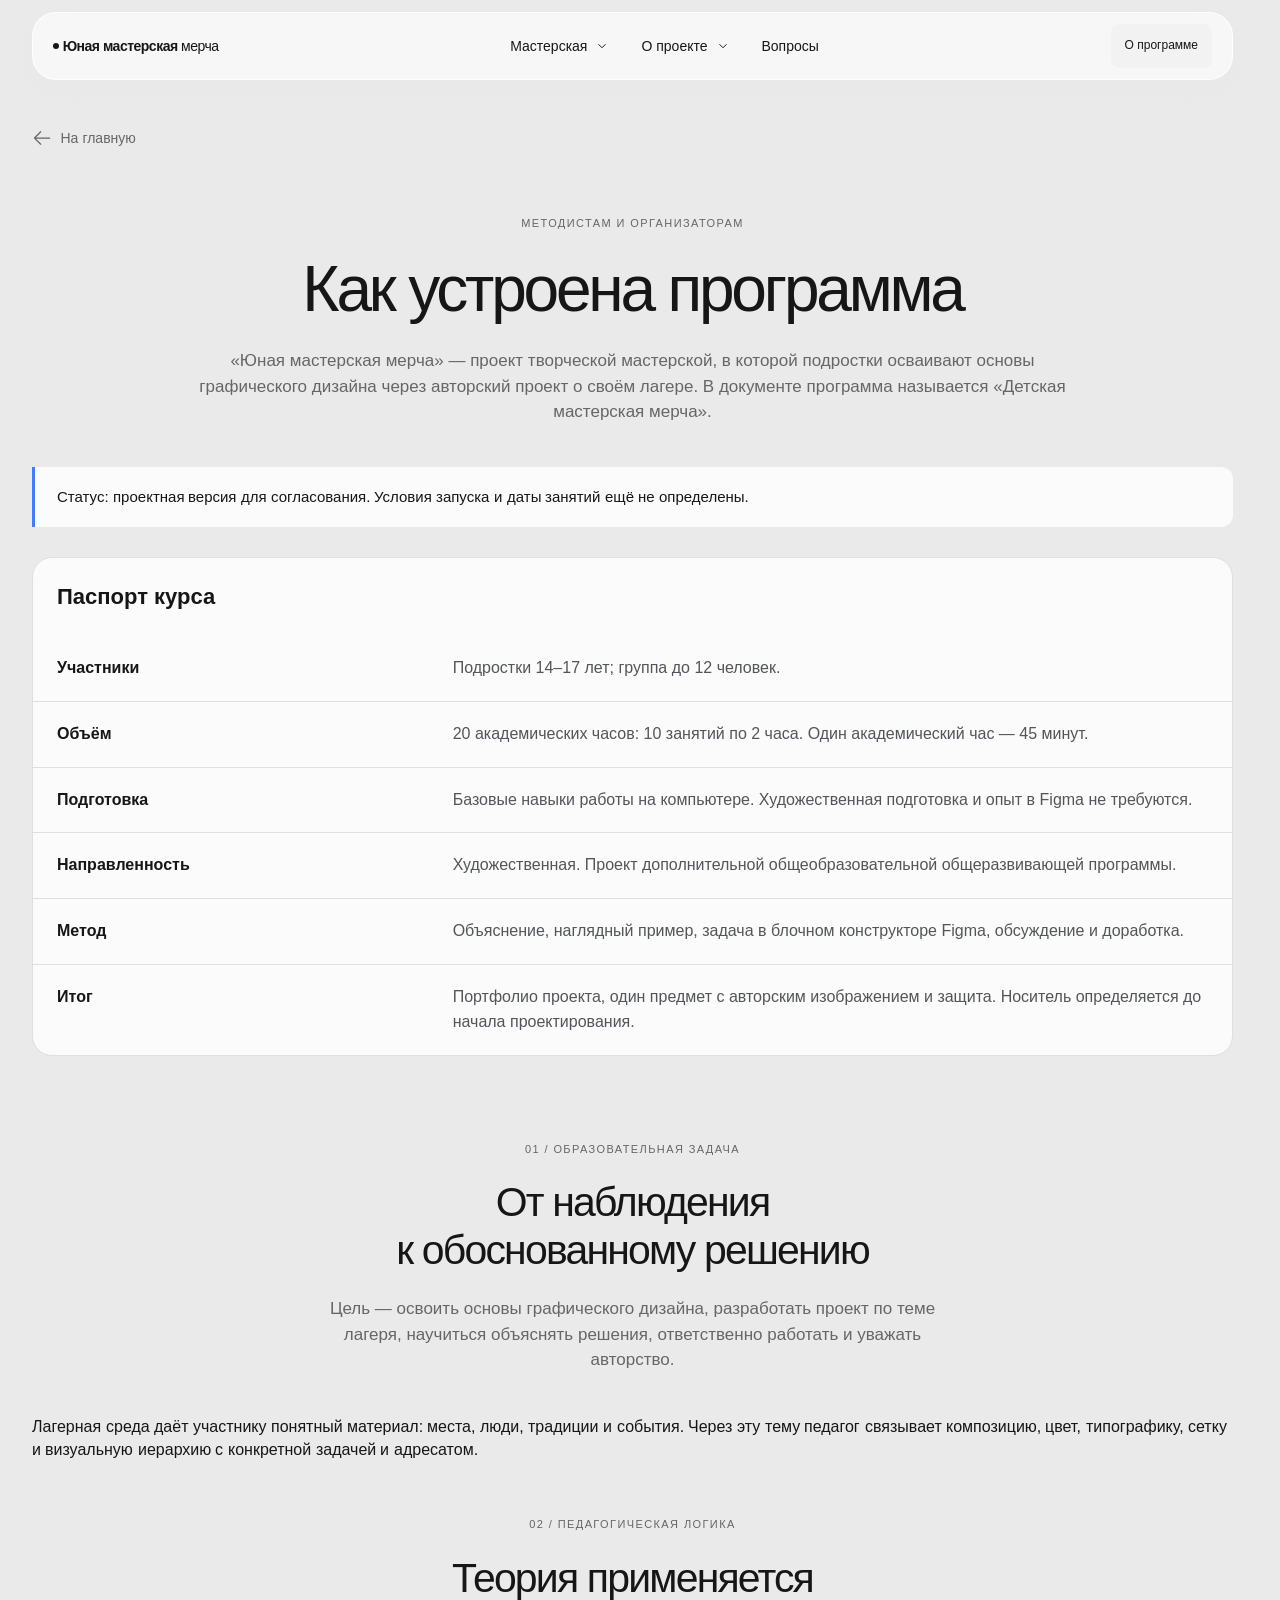
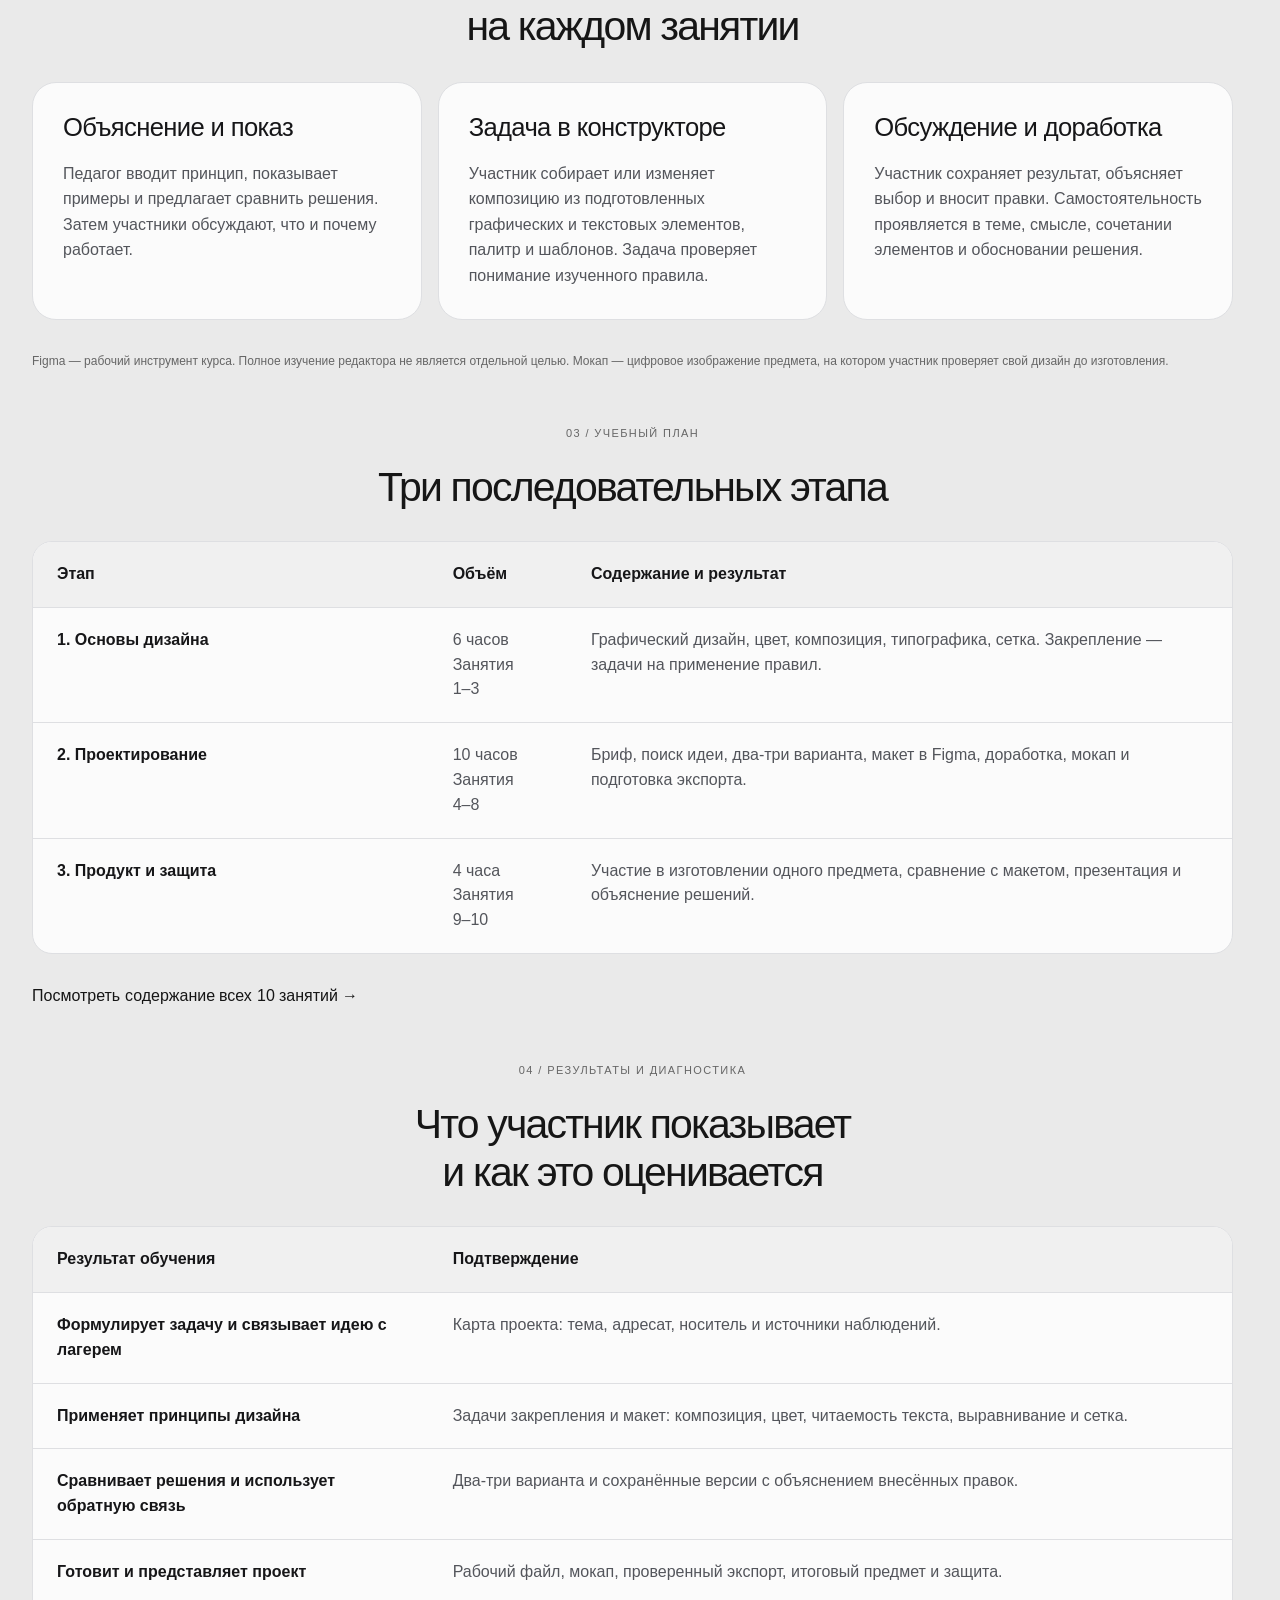
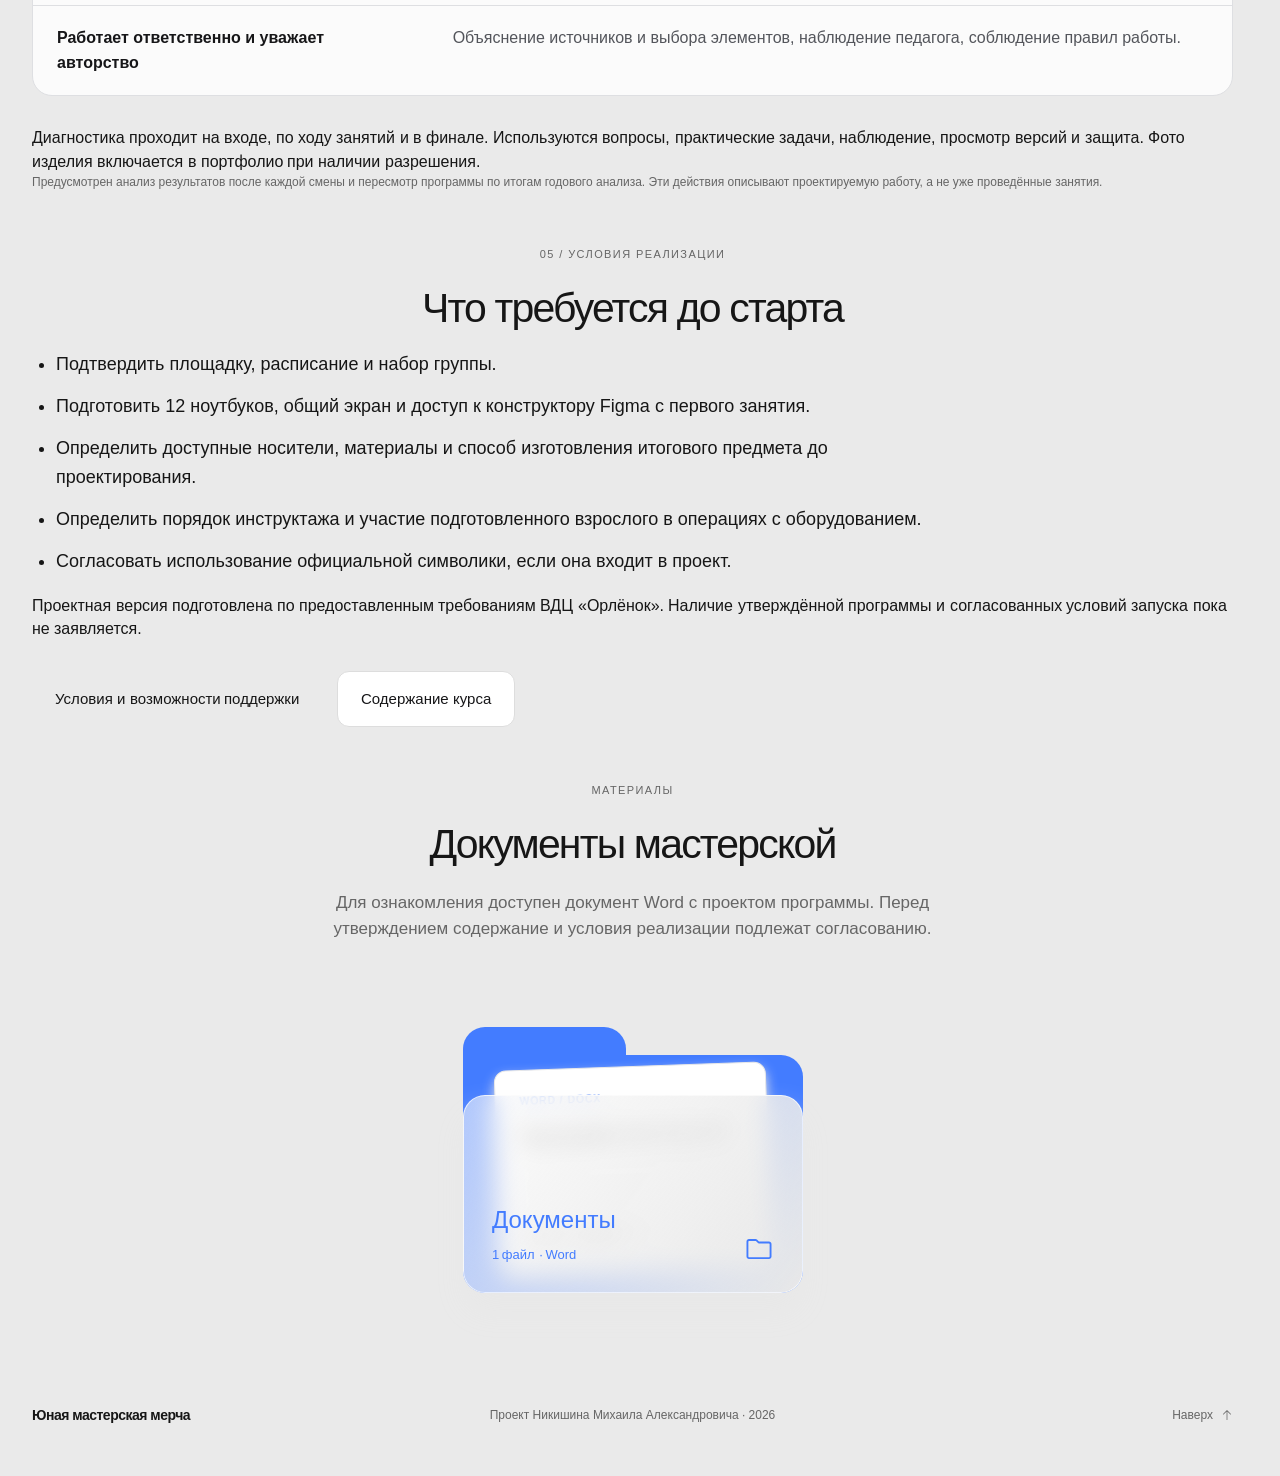
<file: explanatory-note.html>
<!doctype html><html lang="ru"><head><meta charset="UTF-8"><meta name="viewport" content="width=device-width,initial-scale=1"><meta name="theme-color" content="#eaeaea"><meta name="description" content="Пояснительная записка, цели, образовательные результаты и документы программы мастерской."><title>Пояснительная записка — Юная мастерская мерча</title><link rel="stylesheet" href="css-styles.css?v=20261114-mascot"><link rel="stylesheet" href="css-hero-layout.css"><link rel="stylesheet" href="css-ux-polish.css?v=20261114-mascot"><link rel="stylesheet" href="css-course-content.css?v=1117-content"></head><body><a class="skip" href="#main">К содержанию</a><header class="site-header"><nav class="wrap nav glass-nav" aria-label="Основная навигация">
<a class="brand" href="index.html"><span class="brand-dot" aria-hidden="true"></span> Юная мастерская <span>мерча</span></a>
<div class="navlinks" id="navigation">
<details class="nav-dropdown"><summary><span class="nav-label">Мастерская</span><svg class="site-icon nav-chevron" viewBox="0 0 24 24" width="20" height="20" fill="none" stroke="currentColor" stroke-width="1.7" aria-hidden="true"><path d="m6 9 6 6 6-6"/></svg></summary><div class="nav-panel nav-panel-workshop">
<a class="nav-card" href="index.html#about"><span class="nav-card-icon"><svg class="site-icon" aria-hidden="true" focusable="false" width="24" height="24" viewBox="0 0 24 24" fill="none" xmlns="http://www.w3.org/2000/svg">
<path fill-rule="evenodd" clip-rule="evenodd" d="M10.9994 2.17806C11.6185 1.82037 12.3815 1.82037 13.0006 2.17806L20.0006 6.2225C20.619 6.57985 21 7.23993 21 7.95423V16.0457C21 16.76 20.619 17.4201 20.0006 17.7774L13.0006 21.8219C12.3815 22.1796 11.6185 22.1796 10.9994 21.8219L3.99944 17.7774C3.38095 17.4201 3 16.76 3 16.0457V7.95423C3 7.23993 3.38096 6.57985 3.99944 6.2225L10.9994 2.17806ZM18.7512 7.23305L12 11.1338L5.24875 7.23305L11.7499 3.47686C11.9046 3.38743 12.0954 3.38743 12.2501 3.47686L18.7512 7.23305ZM4.74986 16.4786C4.59524 16.3893 4.5 16.2243 4.5 16.0457V8.53281L11.25 12.4328V20.2343L4.74986 16.4786ZM19.2501 16.4786L12.75 20.2343V12.4328L19.5 8.53281V16.0457C19.5 16.2243 19.4048 16.3893 19.2501 16.4786Z" fill="currentColor"/>
</svg>
</span><span class="nav-card-copy"><strong>О мастерской</strong><span>Знакомимся с проектом</span></span><svg class="site-icon" aria-hidden="true" focusable="false" width="24" height="24" viewBox="0 0 24 24" fill="none" xmlns="http://www.w3.org/2000/svg">
<path d="M7.86515 6.38599L16.5545 6.38599L4.93012 18.0104C4.81861 18.1219 4.74955 18.2598 4.72295 18.404C4.71462 18.4491 4.71045 18.4949 4.71045 18.5407C4.71045 18.7326 4.78367 18.9246 4.93012 19.071C4.96673 19.1076 5.00619 19.1397 5.04777 19.1671C5.33889 19.3594 5.7345 19.3273 5.99078 19.071L17.6152 7.44665L17.6152 16.136C17.6152 16.5502 17.951 16.886 18.3652 16.886C18.7794 16.886 19.1152 16.5502 19.1152 16.136V5.63599C19.1152 5.22177 18.7794 4.88599 18.3652 4.88599L7.86515 4.88599C7.45094 4.88599 7.11515 5.22177 7.11515 5.63599C7.11515 6.0502 7.45094 6.38599 7.86515 6.38599Z" fill="currentColor"/>
</svg></a>
<a class="nav-card" href="index.html#result"><span class="nav-card-icon"><svg class="site-icon" aria-hidden="true" focusable="false" width="24" height="24" viewBox="0 0 24 24" fill="none" xmlns="http://www.w3.org/2000/svg">
<path fill-rule="evenodd" clip-rule="evenodd" d="M3.99944 6.2225C3.38096 6.57985 3 7.23993 3 7.95423V16.0457C3 16.76 3.38095 17.4201 3.99944 17.7774L10.9994 21.8219C11.6185 22.1796 12.3815 22.1796 13.0006 21.8219L20.0006 17.7774C20.619 17.4201 21 16.76 21 16.0457V7.95423C21 7.23993 20.619 6.57985 20.0006 6.2225L13.0006 2.17806C12.3815 1.82037 11.6185 1.82037 10.9994 2.17806L3.99944 6.2225ZM12.2501 3.47686L18.7512 7.23305L16.1251 8.75037L9.37602 4.84841L11.7499 3.47686C11.9046 3.38743 12.0954 3.38743 12.2501 3.47686ZM7.8771 5.71446L14.6262 9.61642L12 11.1338L5.24875 7.23305L7.8771 5.71446ZM4.5 8.53281L11.25 12.4328V20.2343L4.74986 16.4786C4.59524 16.3893 4.5 16.2243 4.5 16.0457V8.53281ZM19.2501 16.4786L12.75 20.2343V12.4328L19.5 8.53281V16.0457C19.5 16.2243 19.4048 16.3893 19.2501 16.4786Z" fill="currentColor"/>
</svg>
</span><span class="nav-card-copy"><strong>Результат</strong><span>От идеи до своего мерча</span></span><svg class="site-icon" aria-hidden="true" focusable="false" width="24" height="24" viewBox="0 0 24 24" fill="none" xmlns="http://www.w3.org/2000/svg">
<path d="M7.86515 6.38599L16.5545 6.38599L4.93012 18.0104C4.81861 18.1219 4.74955 18.2598 4.72295 18.404C4.71462 18.4491 4.71045 18.4949 4.71045 18.5407C4.71045 18.7326 4.78367 18.9246 4.93012 19.071C4.96673 19.1076 5.00619 19.1397 5.04777 19.1671C5.33889 19.3594 5.7345 19.3273 5.99078 19.071L17.6152 7.44665L17.6152 16.136C17.6152 16.5502 17.951 16.886 18.3652 16.886C18.7794 16.886 19.1152 16.5502 19.1152 16.136V5.63599C19.1152 5.22177 18.7794 4.88599 18.3652 4.88599L7.86515 4.88599C7.45094 4.88599 7.11515 5.22177 7.11515 5.63599C7.11515 6.0502 7.45094 6.38599 7.86515 6.38599Z" fill="currentColor"/>
</svg></a>
<a class="nav-card" href="index.html#program"><span class="nav-card-icon"><svg class="site-icon" aria-hidden="true" focusable="false" width="24" height="24" viewBox="0 0 24 24" fill="none" xmlns="http://www.w3.org/2000/svg">
<g>
<path fill-rule="evenodd" clip-rule="evenodd" d="M2 6.25C2 5.14543 2.89543 4.25 4 4.25H20C21.1046 4.25 22 5.14543 22 6.25V17C22 17.473 21.8358 17.9076 21.5613 18.25H23.25C23.6642 18.25 24 18.5858 24 19C24 19.4142 23.6642 19.75 23.25 19.75H0.75C0.335786 19.75 0 19.4142 0 19C0 18.5858 0.335786 18.25 0.75 18.25H2.43866C2.16418 17.9076 2 17.473 2 17V6.25ZM3.5 6.25C3.5 5.97386 3.72386 5.75 4 5.75H20C20.2761 5.75 20.5 5.97386 20.5 6.25V17C20.5 17.2761 20.2761 17.5 20 17.5H4C3.72386 17.5 3.5 17.2761 3.5 17V6.25Z" fill="currentColor"/>
</g>

</svg>
</span><span class="nav-card-copy"><strong>Программа</strong><span>Десять занятий по дизайну</span></span><svg class="site-icon" aria-hidden="true" focusable="false" width="24" height="24" viewBox="0 0 24 24" fill="none" xmlns="http://www.w3.org/2000/svg">
<path d="M7.86515 6.38599L16.5545 6.38599L4.93012 18.0104C4.81861 18.1219 4.74955 18.2598 4.72295 18.404C4.71462 18.4491 4.71045 18.4949 4.71045 18.5407C4.71045 18.7326 4.78367 18.9246 4.93012 19.071C4.96673 19.1076 5.00619 19.1397 5.04777 19.1671C5.33889 19.3594 5.7345 19.3273 5.99078 19.071L17.6152 7.44665L17.6152 16.136C17.6152 16.5502 17.951 16.886 18.3652 16.886C18.7794 16.886 19.1152 16.5502 19.1152 16.136V5.63599C19.1152 5.22177 18.7794 4.88599 18.3652 4.88599L7.86515 4.88599C7.45094 4.88599 7.11515 5.22177 7.11515 5.63599C7.11515 6.0502 7.45094 6.38599 7.86515 6.38599Z" fill="currentColor"/>
</svg></a>
<a class="nav-card" href="index.html#launch"><span class="nav-card-icon"><svg class="site-icon" aria-hidden="true" focusable="false" width="24" height="24" viewBox="0 0 24 24" fill="none" xmlns="http://www.w3.org/2000/svg">
<path fill-rule="evenodd" clip-rule="evenodd" d="M3.5 3C2.39543 3 1.5 3.89543 1.5 5V15C1.5 16.1046 2.39543 17 3.5 17H11.25V19.5H7.75C7.33579 19.5 7 19.8358 7 20.25C7 20.6642 7.33579 21 7.75 21H16.25C16.6642 21 17 20.6642 17 20.25C17 19.8358 16.6642 19.5 16.25 19.5H12.75V17H20.5C21.6046 17 22.5 16.1046 22.5 15V5C22.5 3.89543 21.6046 3 20.5 3H3.5ZM21 5C21 4.72386 20.7761 4.5 20.5 4.5H3.5C3.22386 4.5 3 4.72386 3 5V15C3 15.2761 3.22386 15.5 3.5 15.5H20.5C20.7761 15.5 21 15.2761 21 15V5Z" fill="currentColor"/>
</svg>
</span><span class="nav-card-copy"><strong>Условия запуска</strong><span>Что нужно для первой группы</span></span><svg class="site-icon" aria-hidden="true" focusable="false" width="24" height="24" viewBox="0 0 24 24" fill="none" xmlns="http://www.w3.org/2000/svg">
<path d="M7.86515 6.38599L16.5545 6.38599L4.93012 18.0104C4.81861 18.1219 4.74955 18.2598 4.72295 18.404C4.71462 18.4491 4.71045 18.4949 4.71045 18.5407C4.71045 18.7326 4.78367 18.9246 4.93012 19.071C4.96673 19.1076 5.00619 19.1397 5.04777 19.1671C5.33889 19.3594 5.7345 19.3273 5.99078 19.071L17.6152 7.44665L17.6152 16.136C17.6152 16.5502 17.951 16.886 18.3652 16.886C18.7794 16.886 19.1152 16.5502 19.1152 16.136V5.63599C19.1152 5.22177 18.7794 4.88599 18.3652 4.88599L7.86515 4.88599C7.45094 4.88599 7.11515 5.22177 7.11515 5.63599C7.11515 6.0502 7.45094 6.38599 7.86515 6.38599Z" fill="currentColor"/>
</svg></a>
</div></details>
<details class="nav-dropdown"><summary><span class="nav-label">О проекте</span><svg class="site-icon nav-chevron" viewBox="0 0 24 24" width="20" height="20" fill="none" stroke="currentColor" stroke-width="1.7" aria-hidden="true"><path d="m6 9 6 6 6-6"/></svg></summary><div class="nav-panel nav-panel-project">
<a class="nav-card" href="explanatory-note.html"><span class="nav-card-icon"><svg class="site-icon" aria-hidden="true" focusable="false" width="24" height="24" viewBox="0 0 24 24" fill="none" xmlns="http://www.w3.org/2000/svg">
<path fill-rule="evenodd" clip-rule="evenodd" d="M22 8C22 6.89543 21.1045 6 20 6H12L10.5857 4.58579C10.2107 4.21071 9.70196 4 9.17152 4H3.99995C2.89538 4 1.99995 4.89543 1.99995 6V18C1.99995 19.1046 2.89538 20 3.99995 20H20C21.1045 20 22 19.1046 22 18V8ZM10.9393 7.06066C11.2206 7.34196 11.6021 7.5 12 7.5H20C20.2761 7.5 20.5 7.72386 20.5 8V18C20.5 18.2761 20.2761 18.5 20 18.5H3.99995C3.72381 18.5 3.49995 18.2761 3.49995 18V6C3.49995 5.72386 3.72381 5.5 3.99995 5.5H9.17152C9.30413 5.5 9.43131 5.55268 9.52508 5.64645L10.9393 7.06066Z" fill="currentColor"/>
</svg>
</span><span class="nav-card-copy"><strong>Пояснительная записка</strong><span>Методика, результаты, документы</span></span><svg class="site-icon" aria-hidden="true" focusable="false" width="24" height="24" viewBox="0 0 24 24" fill="none" xmlns="http://www.w3.org/2000/svg">
<path d="M7.86515 6.38599L16.5545 6.38599L4.93012 18.0104C4.81861 18.1219 4.74955 18.2598 4.72295 18.404C4.71462 18.4491 4.71045 18.4949 4.71045 18.5407C4.71045 18.7326 4.78367 18.9246 4.93012 19.071C4.96673 19.1076 5.00619 19.1397 5.04777 19.1671C5.33889 19.3594 5.7345 19.3273 5.99078 19.071L17.6152 7.44665L17.6152 16.136C17.6152 16.5502 17.951 16.886 18.3652 16.886C18.7794 16.886 19.1152 16.5502 19.1152 16.136V5.63599C19.1152 5.22177 18.7794 4.88599 18.3652 4.88599L7.86515 4.88599C7.45094 4.88599 7.11515 5.22177 7.11515 5.63599C7.11515 6.0502 7.45094 6.38599 7.86515 6.38599Z" fill="currentColor"/>
</svg></a>
<a class="nav-card" href="development.html"><span class="nav-card-icon"><svg class="site-icon" aria-hidden="true" focusable="false" width="24" height="24" viewBox="0 0 24 24" fill="none" xmlns="http://www.w3.org/2000/svg">
<path fill-rule="evenodd" clip-rule="evenodd" d="M10.9994 2.17806C11.6185 1.82037 12.3815 1.82037 13.0006 2.17806L20.0006 6.2225C20.619 6.57985 21 7.23993 21 7.95423V16.0457C21 16.76 20.619 17.4201 20.0006 17.7774L13.0006 21.8219C12.3815 22.1796 11.6185 22.1796 10.9994 21.8219L3.99944 17.7774C3.38095 17.4201 3 16.76 3 16.0457V7.95423C3 7.23993 3.38096 6.57985 3.99944 6.2225L10.9994 2.17806ZM18.7512 7.23305L12 11.1338L5.24875 7.23305L11.7499 3.47686C11.9046 3.38743 12.0954 3.38743 12.2501 3.47686L18.7512 7.23305ZM4.74986 16.4786C4.59524 16.3893 4.5 16.2243 4.5 16.0457V8.53281L11.25 12.4328V20.2343L4.74986 16.4786ZM19.2501 16.4786L12.75 20.2343V12.4328L19.5 8.53281V16.0457C19.5 16.2243 19.4048 16.3893 19.2501 16.4786Z" fill="currentColor"/>
</svg>
</span><span class="nav-card-copy"><strong>Планы развития</strong><span>Запуск, оснащение и перспективы</span></span><svg class="site-icon" aria-hidden="true" focusable="false" width="24" height="24" viewBox="0 0 24 24" fill="none" xmlns="http://www.w3.org/2000/svg">
<path d="M7.86515 6.38599L16.5545 6.38599L4.93012 18.0104C4.81861 18.1219 4.74955 18.2598 4.72295 18.404C4.71462 18.4491 4.71045 18.4949 4.71045 18.5407C4.71045 18.7326 4.78367 18.9246 4.93012 19.071C4.96673 19.1076 5.00619 19.1397 5.04777 19.1671C5.33889 19.3594 5.7345 19.3273 5.99078 19.071L17.6152 7.44665L17.6152 16.136C17.6152 16.5502 17.951 16.886 18.3652 16.886C18.7794 16.886 19.1152 16.5502 19.1152 16.136V5.63599C19.1152 5.22177 18.7794 4.88599 18.3652 4.88599L7.86515 4.88599C7.45094 4.88599 7.11515 5.22177 7.11515 5.63599C7.11515 6.0502 7.45094 6.38599 7.86515 6.38599Z" fill="currentColor"/>
</svg></a>
</div></details>
<a class="nav-simple" href="index.html#questions"><span class="nav-label">Вопросы</span></a>
<a class="button nav-mobile-cta" href="index.html#start">Придумать идею <svg class="site-icon" aria-hidden="true" focusable="false" width="24" height="24" viewBox="0 0 24 24" fill="none" xmlns="http://www.w3.org/2000/svg">
<path d="M7.86515 6.38599L16.5545 6.38599L4.93012 18.0104C4.81861 18.1219 4.74955 18.2598 4.72295 18.404C4.71462 18.4491 4.71045 18.4949 4.71045 18.5407C4.71045 18.7326 4.78367 18.9246 4.93012 19.071C4.96673 19.1076 5.00619 19.1397 5.04777 19.1671C5.33889 19.3594 5.7345 19.3273 5.99078 19.071L17.6152 7.44665L17.6152 16.136C17.6152 16.5502 17.951 16.886 18.3652 16.886C18.7794 16.886 19.1152 16.5502 19.1152 16.136V5.63599C19.1152 5.22177 18.7794 4.88599 18.3652 4.88599L7.86515 4.88599C7.45094 4.88599 7.11515 5.22177 7.11515 5.63599C7.11515 6.0502 7.45094 6.38599 7.86515 6.38599Z" fill="currentColor"/>
</svg></a>
</div><a class="nav-cta" href="explanatory-note.html">О программе</a><button type="button" class="menu" aria-label="Открыть меню" aria-expanded="false" aria-controls="navigation"><svg class="site-icon menu-morph" width="24" height="24" viewBox="0 0 24 24" fill="none" stroke="currentColor" stroke-width="1.5" stroke-linecap="round" aria-hidden="true"><path class="menu-line-a" d="M3.75 6.75h16.5"/><path class="menu-line-b" d="M3.75 12h16.5"/><path class="menu-line-c" d="M3.75 17.25h16.5"/></svg></button></nav></header><main id="main" class="wrap inner-page"><a class="back-link" href="index.html"><svg class="site-icon" aria-hidden="true" focusable="false" width="24" height="24" viewBox="0 0 24 24" fill="none" xmlns="http://www.w3.org/2000/svg">
<path d="M10.9549 18.8944L4.81057 12.7501H21.2499C21.6641 12.7501 21.9999 12.4143 21.9999 12.0001C21.9999 11.5858 21.6641 11.2501 21.2499 11.2501H4.81057L10.9549 5.10577C11.2478 4.81288 11.2478 4.338 10.9549 4.04511C10.9183 4.0085 10.8788 3.97646 10.8372 3.949C10.5461 3.75679 10.1505 3.78883 9.8942 4.04511L2.46958 11.4697C2.17669 11.7626 2.17669 12.2375 2.46958 12.5304L9.8942 19.955C9.93081 19.9916 9.97027 20.0237 10.0119 20.0511C10.303 20.2433 10.6986 20.2113 10.9549 19.955C11.2478 19.6621 11.2478 19.1872 10.9549 18.8944Z" fill="currentColor"/>
</svg>
 На главную</a><section class="section" id="explanatory-note"><div class="eyebrow">МЕТОДИСТАМ И ОРГАНИЗАТОРАМ</div><h1>Как устроена программа</h1><p class="lead">«Юная мастерская мерча» — проект творческой мастерской, в которой подростки осваивают основы графического дизайна через авторский проект о своём лагере. В документе программа называется «Детская мастерская мерча».</p><p class="course-notice">Статус: проектная версия для согласования. Условия запуска и даты занятий ещё не определены.</p><div class="course-table-wrap"><table class="course-table"><caption>Паспорт курса</caption><tbody><tr><th scope="row">Участники</th><td>Подростки 14–17 лет; группа до 12 человек.</td></tr><tr><th scope="row">Объём</th><td>20 академических часов: 10 занятий по 2 часа. Один академический час — 45 минут.</td></tr><tr><th scope="row">Подготовка</th><td>Базовые навыки работы на компьютере. Художественная подготовка и опыт в Figma не требуются.</td></tr><tr><th scope="row">Направленность</th><td>Художественная. Проект дополнительной общеобразовательной общеразвивающей программы.</td></tr><tr><th scope="row">Метод</th><td>Объяснение, наглядный пример, задача в блочном конструкторе Figma, обсуждение и доработка.</td></tr><tr><th scope="row">Итог</th><td>Портфолио проекта, один предмет с авторским изображением и защита. Носитель определяется до начала проектирования.</td></tr></tbody></table></div></section>
<section class="section" id="learning-purpose"><div class="eyebrow">01 / ОБРАЗОВАТЕЛЬНАЯ ЗАДАЧА</div><h2 class="section-title">От наблюдения<br>к обоснованному решению</h2><p class="lead">Цель — освоить основы графического дизайна, разработать проект по теме лагеря, научиться объяснять решения, ответственно работать и уважать авторство.</p><p>Лагерная среда даёт участнику понятный материал: места, люди, традиции и события. Через эту тему педагог связывает композицию, цвет, типографику, сетку и визуальную иерархию с конкретной задачей и адресатом.</p></section>
<section class="section" id="learning-method"><div class="eyebrow">02 / ПЕДАГОГИЧЕСКАЯ ЛОГИКА</div><h2 class="section-title">Теория применяется<br>на каждом занятии</h2><div class="course-grid"><article class="course-card"><h3>Объяснение и показ</h3><p>Педагог вводит принцип, показывает примеры и предлагает сравнить решения. Затем участники обсуждают, что и почему работает.</p></article><article class="course-card"><h3>Задача в конструкторе</h3><p>Участник собирает или изменяет композицию из подготовленных графических и текстовых элементов, палитр и шаблонов. Задача проверяет понимание изученного правила.</p></article><article class="course-card"><h3>Обсуждение и доработка</h3><p>Участник сохраняет результат, объясняет выбор и вносит правки. Самостоятельность проявляется в теме, смысле, сочетании элементов и обосновании решения.</p></article></div><p class="caption">Figma — рабочий инструмент курса. Полное изучение редактора не является отдельной целью. Мокап — цифровое изображение предмета, на котором участник проверяет свой дизайн до изготовления.</p></section>
<section class="section" id="learning-plan"><div class="eyebrow">03 / УЧЕБНЫЙ ПЛАН</div><h2 class="section-title">Три последовательных этапа</h2><div class="course-table-wrap"><table class="course-table"><thead><tr><th scope="col">Этап</th><th scope="col">Объём</th><th scope="col">Содержание и результат</th></tr></thead><tbody><tr><th scope="row">1. Основы дизайна</th><td>6 часов<br>Занятия 1–3</td><td>Графический дизайн, цвет, композиция, типографика, сетка. Закрепление — задачи на применение правил.</td></tr><tr><th scope="row">2. Проектирование</th><td>10 часов<br>Занятия 4–8</td><td>Бриф, поиск идеи, два-три варианта, макет в Figma, доработка, мокап и подготовка экспорта.</td></tr><tr><th scope="row">3. Продукт и защита</th><td>4 часа<br>Занятия 9–10</td><td>Участие в изготовлении одного предмета, сравнение с макетом, презентация и объяснение решений.</td></tr></tbody></table></div><p><a href="index.html#program">Посмотреть содержание всех 10 занятий →</a></p></section>
<section class="section" id="learning-results"><div class="eyebrow">04 / РЕЗУЛЬТАТЫ И ДИАГНОСТИКА</div><h2 class="section-title">Что участник показывает<br>и как это оценивается</h2><div class="course-table-wrap"><table class="course-table"><thead><tr><th scope="col">Результат обучения</th><th scope="col">Подтверждение</th></tr></thead><tbody><tr><th scope="row">Формулирует задачу и связывает идею с лагерем</th><td>Карта проекта: тема, адресат, носитель и источники наблюдений.</td></tr><tr><th scope="row">Применяет принципы дизайна</th><td>Задачи закрепления и макет: композиция, цвет, читаемость текста, выравнивание и сетка.</td></tr><tr><th scope="row">Сравнивает решения и использует обратную связь</th><td>Два-три варианта и сохранённые версии с объяснением внесённых правок.</td></tr><tr><th scope="row">Готовит и представляет проект</th><td>Рабочий файл, мокап, проверенный экспорт, итоговый предмет и защита.</td></tr><tr><th scope="row">Работает ответственно и уважает авторство</th><td>Объяснение источников и выбора элементов, наблюдение педагога, соблюдение правил работы.</td></tr></tbody></table></div><p>Диагностика проходит на входе, по ходу занятий и в финале. Используются вопросы, практические задачи, наблюдение, просмотр версий и защита. Фото изделия включается в портфолио при наличии разрешения.</p><p class="caption">Предусмотрен анализ результатов после каждой смены и пересмотр программы по итогам годового анализа. Эти действия описывают проектируемую работу, а не уже проведённые занятия.</p></section>
<section class="section" id="implementation"><div class="eyebrow">05 / УСЛОВИЯ РЕАЛИЗАЦИИ</div><h2 class="section-title">Что требуется до старта</h2><ul class="course-list"><li>Подтвердить площадку, расписание и набор группы.</li><li>Подготовить 12 ноутбуков, общий экран и доступ к конструктору Figma с первого занятия.</li><li>Определить доступные носители, материалы и способ изготовления итогового предмета до проектирования.</li><li>Определить порядок инструктажа и участие подготовленного взрослого в операциях с оборудованием.</li><li>Согласовать использование официальной символики, если она входит в проект.</li></ul><p>Проектная версия подготовлена по предоставленным требованиям ВДЦ «Орлёнок». Наличие утверждённой программы и согласованных условий запуска пока не заявляется.</p><div class="course-links"><a class="button" href="development.html#equipment">Условия и возможности поддержки</a><a class="button secondary" href="index.html#program">Содержание курса</a></div></section><section class="section documents" aria-labelledby="docs-title"><div class="eyebrow">МАТЕРИАЛЫ</div><h2 id="docs-title" class="section-title">Документы мастерской</h2><p class="lead">Для ознакомления доступен документ Word с проектом программы. Перед утверждением содержание и условия реализации подлежат согласованию.</p><div class="document-folder" data-folder><div class="folder-stage"><div class="folder-back" aria-hidden="true"></div><div class="folder-files" id="folder-files" inert><a class="folder-sheet" href="documents-course-program.docx" download><span class="file-type">WORD / DOCX</span><strong>Программа мастерской</strong><span class="sheet-lines" aria-hidden="true"></span><span>Скачать документ <svg class="site-icon" aria-hidden="true" focusable="false" width="24" height="24" viewBox="0 0 24 24" fill="none" xmlns="http://www.w3.org/2000/svg">
<path d="M12.7511 13.1888L15.9404 9.99953C16.2333 9.70663 16.7081 9.70663 17.001 9.99953C17.2939 10.2924 17.2939 10.7673 17.001 11.0602L12.5314 15.5298C12.3907 15.6705 12.2 15.7495 12.0011 15.7495C11.8021 15.7495 11.6114 15.6705 11.4707 15.5298L7.00103 11.0601C6.70814 10.7673 6.70814 10.2924 7.00103 9.99949C7.29393 9.70659 7.7688 9.70659 8.06169 9.99949L11.2511 13.1888V2.74951C11.2511 2.72362 11.2524 2.69804 11.2549 2.67283C11.2933 2.29464 11.6127 1.99951 12.0011 1.99951C12.4153 1.99951 12.7511 2.3353 12.7511 2.74951V13.1888Z" fill="currentColor"/>
<path d="M4.75098 14.7498C4.75098 14.3355 4.41519 13.9998 4.00098 13.9998C3.58676 13.9998 3.25098 14.3355 3.25098 14.7498V18.9998C3.25098 19.9662 4.03448 20.7497 5.00098 20.7497H19.001C19.9675 20.7497 20.751 19.9662 20.751 18.9998V14.7498C20.751 14.3355 20.4152 13.9998 20.001 13.9998C19.5868 13.9998 19.251 14.3355 19.251 14.7498V18.9998C19.251 19.1378 19.139 19.2498 19.001 19.2498H5.00098C4.86291 19.2498 4.75098 19.1378 4.75098 18.9998V14.7498Z" fill="currentColor"/>
</svg>
</span></a></div><button type="button" class="folder-front" aria-expanded="false" aria-controls="folder-files" aria-label="Открыть папку документов"><span class="folder-caption"><strong>Документы</strong><span>1 файл · Word</span></span><svg class="site-icon" aria-hidden="true" focusable="false" width="24" height="24" viewBox="0 0 24 24" fill="none" xmlns="http://www.w3.org/2000/svg">
<path fill-rule="evenodd" clip-rule="evenodd" d="M22 8C22 6.89543 21.1045 6 20 6H12L10.5857 4.58579C10.2107 4.21071 9.70196 4 9.17152 4H3.99995C2.89538 4 1.99995 4.89543 1.99995 6V18C1.99995 19.1046 2.89538 20 3.99995 20H20C21.1045 20 22 19.1046 22 18V8ZM10.9393 7.06066C11.2206 7.34196 11.6021 7.5 12 7.5H20C20.2761 7.5 20.5 7.72386 20.5 8V18C20.5 18.2761 20.2761 18.5 20 18.5H3.99995C3.72381 18.5 3.49995 18.2761 3.49995 18V6C3.49995 5.72386 3.72381 5.5 3.99995 5.5H9.17152C9.30413 5.5 9.43131 5.55268 9.52508 5.64645L10.9393 7.06066Z" fill="currentColor"/>
</svg>
</button></div></div></section></main><footer class="wrap"><a class="brand" href="index.html">Юная мастерская мерча</a><span>Проект Никишина Михаила Александровича · 2026</span><a href="#main">Наверх <svg class="site-icon" aria-hidden="true" focusable="false" width="24" height="24" viewBox="0 0 24 24" fill="none" xmlns="http://www.w3.org/2000/svg">
<path d="M5.10577 10.955L11.2501 4.81066V21.25C11.2501 21.6642 11.5858 22 12.0001 22C12.4143 22 12.7501 21.6642 12.7501 21.25V4.81066L18.8943 10.955C19.1872 11.2478 19.6621 11.2478 19.955 10.955C20.2479 10.6621 20.2479 10.1872 19.955 9.89429L12.5304 2.46967C12.2375 2.17678 11.7626 2.17678 11.4697 2.46967L4.04511 9.89429C4.04282 9.89658 4.04055 9.89888 4.0383 9.90119C4.02253 9.91736 4.00764 9.93407 3.99362 9.95125C3.84947 10.128 3.79798 10.3551 3.83917 10.5679C3.86663 10.7097 3.93527 10.8451 4.04511 10.955C4.08172 10.9916 4.12118 11.0236 4.16276 11.0511C4.45388 11.2433 4.84949 11.2112 5.10577 10.955Z" fill="currentColor"/>
</svg>
</a></footer><script src="js-motion.js?v=20261114-mascot" defer></script></body></html>
</file>
<file: css-styles.css>
/* ОФОРМЛЕНИЕ САЙТА. Цвета и размеры — в правилах ниже.
   Адаптация для узких экранов — в блоках @media в конце файла. */
:root{
--bg:#eaeaea;
--card:#f2f2f2;
--ink:#161616;
--muted:#666666;
--blue:#437CFF;
--r:16px}
*{
box-sizing:border-box}
html{
scroll-behavior:smooth;
scroll-padding-top:90px}
body{
margin:0;
background:var(--bg);
color:var(--ink);
font-family:'ALS Sector',Arial,Helvetica,sans-serif;
font-size:16px;
line-height:1.45}
a{
color:inherit;
text-decoration:none}
button,input,textarea,select{
font:inherit}
button,a,input,textarea,select,summary{
-webkit-tap-highlight-color:transparent}
button,summary{
cursor:pointer}
a,button{
touch-action:manipulation}
button{
color:inherit}
button:focus-visible,a:focus-visible,summary:focus-visible,input:focus-visible,textarea:focus-visible,select:focus-visible{
outline:3px solid var(--blue);
outline-offset:4px}
.wrap{
width:calc(100% - 64px);
max-width:1396px;
margin:auto}
header{
position:sticky;
top:0;
z-index:20;
background:#eaeaeae8;
backdrop-filter:blur(24px)}
.nav{
height:64px;
display:flex;
align-items:center;
gap:24px;
font-size:14px}
.brand{
white-space:nowrap;
letter-spacing:-.5px;
font-weight:600}
.brand span{
font-weight:400}
.navlinks{
display:flex;
gap:25px;
border-left:1px solid #16161620;
padding-left:24px}
.navlinks a:hover,.text-button:hover{
color:var(--blue)}
.nav-cta{
margin-left:auto;
padding:9px 14px;
background:var(--card);
border-radius:8px}
.menu{
display:none;
border:0;
background:transparent;
font-size:24px}
.hero{
position:relative;
min-height:700px;
border-radius:var(--r);
overflow:hidden;
background:#FBFBFB;
color:var(--ink)}
.hero-image{
position:absolute;
right:0;
top:0;
width:65.33%;
height:100%;
overflow:hidden}
.hero-image img{
position:absolute;
top:0;
left:-29.74%;
width:150.3%;
height:110.03%;
max-width:none;
object-fit:cover}
.hero-content{
position:relative;
z-index:2;
padding:40px;
min-height:700px;
display:flex;
flex-direction:column;
align-items:flex-start}
.tags{
display:flex;
flex-wrap:wrap;
gap:6px}
.tags span{
background:#ffffff10;
padding:7px 11px;
border-radius:100px;
font-size:13px}
h1,h2,h3,p{
margin:0}
h1{
font-size:clamp(54px,5vw,76px);
font-weight:400;
letter-spacing:-3.6px;
line-height:1.03;
margin-top:27px}
h2{
font-size:clamp(32px,3.2vw,46px);
font-weight:400;
letter-spacing:-1.8px;
line-height:1.09}
h3{
font-size:25px;
line-height:1.15;
font-weight:400;
letter-spacing:-.7px}
.hero-intro{
font-size:25px;
line-height:1.2;
letter-spacing:-.5px;
margin:24px 0 18px}
.hero ul{
font-size:16px;
line-height:1.55;
opacity:.8;
padding-left:18px;
max-width:475px;
margin:0}
.hero-actions{
margin-top:auto;
display:flex;
gap:18px;
align-items:center;
padding-top:60px}
.button{
border:0;
border-radius:12px;
padding:17px 23px;
display:inline-flex;
align-items:center;
justify-content:center;
font-size:15px;
transition:transform .2s,background .2s;
min-height:56px}
.button:hover{
transform:translateY(-2px)}
.button.light{
color:var(--ink);
background:var(--card)}
.button.light:hover{
background:#fff}
.hero-note{
font-size:13px;
line-height:1.35;
color:#c0c0c0;
background:#ffffff0c;
padding:10px 12px;
border-radius:10px}
.hero-bottom{
position:absolute;
right:30px;
bottom:24px;
z-index:2;
font-size:10px;
letter-spacing:1.5px;
opacity:.7}
.benefits{
display:grid;
grid-template-columns:repeat(3,1fr);
gap:8px;
margin-top:8px}
.benefits>div{
background:var(--card);
border-radius:16px;
display:flex;
gap:18px;
align-items:center;
min-height:84px;
padding:20px;
font-size:15px;
line-height:1.25}
.benefits img{
object-fit:contain;
padding:8px;
box-sizing:content-box;
background:#16161604;
border-radius:8px}
.section{
padding-top:112px}
.eyebrow{
font-size:11px;
letter-spacing:1.4px;
margin-bottom:22px;
color:var(--muted);
display:block}
.section>.eyebrow,.section>h2,.section>.lead{
text-align:center}
.lead{
max-width:640px;
margin:22px auto 42px;
color:var(--muted);
font-size:17px;
line-height:1.5}
.bento{
display:grid;
grid-template-columns:1fr 1fr 1.3fr;
gap:8px;
margin-top:40px}
.card{
padding:28px;
background:var(--card);
border-radius:16px;
position:relative;
overflow:hidden}
.card .index{
display:inline-flex;
align-items:center;
justify-content:center;
font-size:13px;
width:34px;
height:34px;
border-radius:8px;
background:#16161608;
margin-bottom:42px}
.card h3{
margin-bottom:14px}
.card p{
max-width:360px;
font-size:15px;
color:var(--muted);
line-height:1.5}
.dark{
background:var(--ink);
color:var(--card)}
.dark p{
color:#c3c3c3;
max-width:80%}
.dark .index{
background:#ffffff16}
.big-mark{
position:absolute;
font-size:180px;
right:8px;
bottom:-32px;
color:var(--blue);
line-height:1}
.stages{
display:grid;
grid-template-columns:repeat(3,1fr);
gap:8px;
margin-top:40px}
.stage{
background:var(--card);
padding:28px;
border-radius:16px;
position:relative;
min-height:285px;
transition:transform .2s}
.stage:hover{
transform:translateY(-4px)}
.stage-top{
display:flex;
justify-content:space-between;
font-size:12px;
color:var(--muted);
margin-bottom:45px}
.stage h3{
font-size:38px;
margin-bottom:16px}
.stage p{
font-size:15px;
color:var(--muted);
max-width:90%}
.stage.blue{
background:var(--blue);
color:white}
.stage.blue p,.stage.blue .stage-top{
color:#ffffffe0}
.arrow{
position:absolute;
right:23px;
bottom:15px;
font-size:27px}
.caption{
font-size:12px;
color:var(--muted);
line-height:1.5}
.stages+.caption{
text-align:center;
margin-top:18px}
.program{
margin-top:36px;
display:grid;
gap:8px}
.module{
background:var(--card);
border-radius:12px;
overflow:hidden}
.module summary{
padding:23px 26px;
display:flex;
align-items:center;
gap:20px;
list-style:none}
.module summary::-webkit-details-marker,.faq summary::-webkit-details-marker{
display:none}
.module summary:after,.faq summary:after{
content:'+';
margin-left:auto;
font-size:23px;
line-height:1;
font-weight:300}
.module[open] summary:after,.faq details[open] summary:after{
content:'−'}
.module-number{
font-size:13px;
color:var(--muted);
width:28px}
.module-name{
font-size:21px;
letter-spacing:-.5px}
.pill{
padding:5px 9px;
font-size:11px;
background:#16161608;
color:#161616;
border-radius:30px;
margin-left:12px;
white-space:nowrap}
.module-content{
padding:0 28px 28px 74px;
display:grid;
grid-template-columns:1.3fr 1fr;
gap:60px}
.module-content p{
max-width:600px;
color:var(--muted);
font-size:15px;
margin-bottom:16px}
.module-content ul{
padding-left:18px;
color:var(--muted);
font-size:14px;
line-height:1.8;
margin:0}
.module-task{
background:var(--bg);
padding:22px;
border-radius:10px}
.module-task .label{
color:var(--blue)}
.module-task p{
margin:10px 0 0;
color:var(--ink)}
.program-footer{
display:flex;
justify-content:space-between;
gap:20px;
padding:20px 6px;
font-size:14px;
color:var(--muted)}
.text-button{
border:0;
background:none;
padding:0;
font-size:14px}
.callout{
margin-top:90px;
padding:48px;
border-radius:16px;
background:var(--ink);
color:var(--card);
display:grid;
grid-template-columns:1fr 1fr;
gap:60px;
overflow:hidden}
.callout .eyebrow{
color:#a3a3a3}
.callout h2{
font-size:48px}
.callout p{
max-width:450px;
color:#b7b7b7;
margin:22px 0 30px}
.idea-art{
min-height:330px;
position:relative;
display:flex;
align-items:center;
justify-content:center}
.idea-art>b{
display:block;
background:var(--blue);
transform:rotate(-9deg);
padding:34px 38px;
font-size:63px;
line-height:.95;
letter-spacing:-3px;
box-shadow:15px 20px 0 #ffffff09}
.idea-art>b span{
font-size:83px;
float:right;
margin:10px -15px -20px 0}
.idea-art>span{
position:absolute;
font-size:15px;
padding:8px 18px;
border:1px solid #ffffff50;
border-radius:30px;
z-index:2;
background:#232323}
.idea-art>span:nth-child(1){
left:4%;
top:16%;
transform:rotate(-14deg)}
.idea-art>span:nth-child(2){
right:0;
top:28%;
transform:rotate(10deg)}
.idea-art>span:nth-child(3){
left:13%;
bottom:2%;
transform:rotate(9deg)}
.result-grid{
margin-top:40px;
display:grid;
grid-template-columns:1fr 1fr;
gap:8px}
.result-card{
padding:32px;
border-radius:16px;
background:var(--card);
overflow:hidden}
.label{
font-size:10px;
letter-spacing:1.2px;
color:var(--muted)}
.result-card h3{
margin:14px 0;
font-size:29px}
.result-card p{
color:var(--muted);
max-width:490px;
font-size:15px}
.paper{
margin:36px auto 0;
width:80%;
padding:25px;
background:#fff;
transform:rotate(-4deg);
box-shadow:0 5px 35px #1616160c;
min-height:190px}
.paper small{
font-size:9px;
letter-spacing:1px}
.paper strong{
font-weight:400;
font-size:36px;
letter-spacing:-1px;
line-height:1.05;
display:block;
margin:22px 0}
.paper>span{
font-size:11px;
color:var(--muted)}
.sketches{
display:flex;
gap:12px;
align-items:center;
justify-content:center;
height:230px}
.sketches>span{
background:#eaeaea;
flex:1;
max-width:140px;
aspect-ratio:4/5;
padding:10px;
font-size:12px;
transform:rotate(-6deg);
border:1px solid #16161616}
.sketches>span:nth-child(2){
transform:rotate(6deg);
background:var(--blue);
color:white}
.sketches>span:nth-child(3){
transform:rotate(-3deg)}
.sketches>span span{
display:block;
font-size:95px;
text-align:center;
line-height:1.2}
.result-card.wide{
grid-column:1/-1;
display:grid;
grid-template-columns:1fr 1.4fr;
min-height:460px;
padding:40px}
.wide h3{
font-size:44px;
letter-spacing:-1.8px}
.wide p{
max-width:340px}
.wide .caption{
display:block;
max-width:300px;
margin-top:30px}
.mockup{
display:flex;
gap:0;
align-items:center;
justify-content:center;
position:relative;
padding:30px 0 0;
min-height:370px}
.tote{
width:230px;
height:275px;
background:#dedbcf;
transform:rotate(-9deg);
position:relative;
box-shadow:12px 14px 28px #16161620;
z-index:2;
border:1px solid #cbc7ba}
.handle{
position:absolute;
bottom:100%;
width:105px;
height:80px;
border:14px solid #dedbcf;
border-bottom:0;
border-radius:48px 48px 0 0;
left:62px;
filter:drop-shadow(0 -1px 0 #bbb7aa)}
.tote-print{
margin:44px 26px;
color:var(--blue);
font-size:37px;
line-height:.95;
letter-spacing:-1.7px}
.tote-print span{
display:block;
margin-top:12px;
font-size:8px;
letter-spacing:1px}
.tote-print b{
font-size:75px;
display:block;
line-height:1.3}
.postcard{
padding:24px;
width:210px;
height:275px;
background:var(--blue);
color:var(--card);
transform:rotate(11deg);
font-size:36px;
line-height:.95;
letter-spacing:-1.3px;
margin-left:-10px;
box-shadow:7px 10px 20px #16161616}
.postcard span{
display:block;
font-size:10px;
line-height:1.4;
letter-spacing:.2px;
margin-top:18px}
.postcard b{
font-size:110px;
line-height:1.2;
display:block}
.format-grid{
display:grid;
grid-template-columns:1fr 1fr;
gap:8px;
margin-top:40px}
.format-grid .card .index{
margin-bottom:30px;
background:var(--blue);
color:white}
.format-grid .card p{
max-width:480px}
.author{
margin-top:110px;
display:grid;
grid-template-columns:1fr 2fr;
align-items:center;
gap:60px;
padding:40px;
background:var(--card);
border-radius:16px}
.author-symbol{
font-size:160px;
line-height:.8;
background:var(--blue);
color:white;
aspect-ratio:1;
display:flex;
align-items:center;
justify-content:center;
letter-spacing:-35px;
overflow:hidden;
border-radius:8px}
.author-symbol span{
transform:translateY(45px);
margin-right:22px}
.author h2{
font-size:40px}
.author p{
color:var(--muted);
margin-top:20px;
max-width:650px}
.faq{
margin-top:40px}
.faq details{
background:var(--card);
border-radius:10px;
margin-bottom:8px}
.faq summary{
display:flex;
align-items:center;
gap:20px;
padding:22px 26px;
list-style:none;
font-size:17px}
.faq p{
padding:0 70px 26px 26px;
color:var(--muted);
max-width:850px;
font-size:15px}
.start{
background:var(--ink);
color:var(--card);
padding:48px;
border-radius:16px;
margin-top:110px;
display:grid;
grid-template-columns:1fr 1fr;
gap:80px}
.start h2{
font-size:49px}
.start .eyebrow{
color:#aaa}
.start p{
color:#aaa;
max-width:420px;
margin-top:22px}
.start-actions{
display:flex;
flex-direction:column;
justify-content:center;
gap:12px;
max-width:360px;
width:100%;
justify-self:end}
.outline{
border:1px solid #ffffff45;
background:transparent;
color:white}
.start small{
font-size:12px;
color:#aaa;
text-align:center;
margin-top:12px}
footer{
display:flex;
justify-content:space-between;
align-items:center;
gap:25px;
padding:50px 0;
font-size:12px;
color:var(--muted)}
footer .brand{
color:var(--ink);
font-size:14px}
dialog{
border:0;
padding:38px;
border-radius:20px;
background:var(--card);
color:var(--ink);
max-width:590px;
width:calc(100% - 32px);
max-height:90dvh;
overflow:auto;
box-shadow:0 30px 100px #0004}
dialog::backdrop{
background:#161616b0;
backdrop-filter:blur(6px)}
dialog h2{
font-size:37px;
margin-bottom:20px}
dialog>p{
color:var(--muted);
font-size:14px;
max-width:420px}
.close{
position:absolute;
top:15px;
right:18px;
border:0;
background:none;
font-size:28px}
form{
display:grid;
gap:16px;
margin-top:25px}
form label{
font-size:13px;
display:grid;
gap:7px}
input,textarea,select{
width:100%;
border:1px solid #16161620;
border-radius:8px;
background:#fff;
padding:12px;
color:var(--ink);
font-size:14px}
textarea{
resize:vertical}
.primary{
background:var(--blue);
color:white}
form small{
font-size:11px;
color:var(--muted)}
#form-status{
font-size:13px;
color:#161616}
.skip{
position:absolute;
top:-100px;
left:10px;
background:white;
padding:12px;
z-index:50}
.skip:focus{
top:10px}

@media(min-width:1700px){
.hero-content{
padding:40px}
.hero h1{
font-size:76px}
}
@media(max-width:1100px){
.wrap{
width:calc(100% - 40px)}
.nav{
gap:15px}
.navlinks{
gap:15px;
padding-left:15px}
.nav-cta{
font-size:12px}
.hero-content{
padding:32px}
.hero h1{
font-size:62px}
.hero{
min-height:620px}
.hero-content{
min-height:620px}
.hero-image{
opacity:.7}
.hero:after{
content:'';
position:absolute;
inset:0;
background:linear-gradient(90deg,#161616 5%,transparent 90%)}
.hero-content{
z-index:3}
.benefits>div{
font-size:13px;
padding:16px;
gap:10px}
.bento{
grid-template-columns:1fr 1fr 1fr}
.card{
padding:24px}
.dark p{
max-width:100%}
.big-mark{
opacity:.5}
.callout{
gap:30px}
.idea-art>b{
font-size:52px}
.result-card.wide{
grid-template-columns:1fr 1.2fr}
.mockup{
transform:scale(.9)}
.author-symbol{
font-size:120px;
letter-spacing:-25px}
}

@media(max-width:760px){
.wrap{
width:calc(100% - 24px)}
.nav{
height:62px;
gap:10px}
.brand{
font-size:13px}
.nav .brand span{
display:none}
.nav-cta{
font-size:11px;
padding:8px}
.menu{
display:block;
margin-left:0}
.navlinks{
display:none;
position:absolute;
top:62px;
left:12px;
right:12px;
background:var(--card);
border:1px solid #16161610;
border-radius:12px;
padding:18px;
box-shadow:0 10px 30px #16161615;
flex-direction:column;
gap:20px}
.navlinks.visible{
display:flex}
.hero,.hero-content{
min-height:740px}
.hero-content{
padding:25px 22px}
.hero h1{
font-size:51px;
letter-spacing:-2.7px;
line-height:1.02;
margin-top:30px}
.hero-intro{
font-size:22px}
.hero ul{
font-size:14px;
max-width:320px}
.tags span{
font-size:10px;
padding:6px 8px}
.hero-image{
width:100%;
top:auto;
bottom:0;
height:48%;
opacity:.65}
.hero:after{
background:linear-gradient(180deg,#161616 37%,transparent 82%)}
.hero-image img{
width:150.3%;
height:110.03%;
left:-29.74%}
.hero-actions{
padding-top:220px;
gap:10px;
flex-wrap:wrap}
.hero-note{
font-size:11px}
.hero-bottom{
display:none}
.hero .button{
font-size:13px;
padding:16px}
.benefits{
grid-template-columns:1fr 1fr;
gap:6px}
.benefits>div{
padding:13px 10px;
gap:8px;
font-size:11px;
min-height:80px;
border-radius:12px}
.benefits img{
width:23px;
height:23px;
padding:5px}
.section{
padding-top:72px}
h2{
font-size:32px;
letter-spacing:-1.2px}
.eyebrow{
font-size:10px;
margin-bottom:16px}
.lead{
font-size:15px;
margin:20px auto 28px;
max-width:95%}
.bento,.stages{
grid-template-columns:1fr;
margin-top:28px}
.card{
padding:24px}
.card .index{
margin-bottom:22px}
.card p{
max-width:100%}
.dark{
min-height:230px}
.dark p{
max-width:85%}
.big-mark{
opacity:1}
.stage{
min-height:220px;
padding:24px}
.stage-top{
margin-bottom:28px}
.stage h3{
font-size:33px}
.stage p{
max-width:90%}
.caption{
font-size:11px}
.module summary{
padding:20px 16px;
gap:10px;
flex-wrap:wrap}
.module-name{
font-size:18px;
flex:1}
.pill{
font-size:9px;
margin-left:0}
.module-number{
width:20px;
font-size:11px}
.module-content{
padding:0 22px 22px;
grid-template-columns:1fr;
gap:22px}
.module-content p{
font-size:14px}
.module-task{
padding:18px}
.program-footer{
font-size:12px;
align-items:flex-start;
gap:16px}
.text-button{
font-size:12px;
white-space:nowrap}
.callout{
margin-top:65px;
padding:28px 24px;
grid-template-columns:1fr;
gap:20px}
.callout h2{
font-size:40px}
.callout p{
font-size:14px}
.idea-art{
min-height:290px}
.idea-art>b{
font-size:54px}
.result-grid{
grid-template-columns:1fr;
margin-top:28px}
.result-card{
padding:25px}
.paper{
width:85%}
.result-card.wide{
grid-template-columns:1fr;
padding:28px 24px}
.wide h3{
font-size:36px}
.wide .caption{
max-width:100%;
margin-top:18px}
.mockup{
min-height:350px;
transform:scale(.82);
margin:0 -30px}
.tote{
flex-shrink:0}
.postcard{
flex-shrink:0}
.format-grid{
grid-template-columns:1fr;
margin-top:28px}
.author{
margin-top:70px;
grid-template-columns:1fr;
gap:28px;
padding:28px}
.author-symbol{
width:150px;
font-size:95px;
letter-spacing:-23px}
.author-symbol span{
transform:translateY(25px)}
.author h2{
font-size:34px}
.author p{
font-size:14px}
.faq{
margin-top:28px}
.faq summary{
font-size:15px;
padding:20px}
.faq p{
padding:0 20px 22px;
font-size:14px}
.start{
margin-top:70px;
padding:28px 24px;
grid-template-columns:1fr;
gap:30px}
.start h2{
font-size:38px}
.start p{
font-size:14px}
.start-actions{
justify-self:start;
max-width:none}
footer{
padding:35px 5px;
flex-wrap:wrap;
gap:18px;
font-size:11px}
footer .brand{
width:100%}
dialog{
padding:28px 23px}
dialog h2{
font-size:32px}
.sketches>span span{
font-size:75px}
}

@media(prefers-reduced-motion:reduce){
html{
scroll-behavior:auto}
*,*:before,*:after{
transition:none!important}
}
</file>
<file: css-hero-layout.css>
/* Главная иллюстрация и реакция карточек на наведение. */
.hero {
  overflow: visible;
  isolation: isolate;
}
.hero-image {
  width: 64%;
  height: 100%;
  right: -24px;
  top: 0;
  overflow: visible;
  opacity: 1;
  pointer-events: none;
  z-index: 1;
  display: flex;
  align-items: center;
}
.hero-image img {
  position: static;
  width: 100%;
  height: auto;
  max-width: none;
  max-height: 110%;
  object-fit: contain;
  filter: drop-shadow(0 16px 24px #00000020);
}
.hero:after { display: none; }
.hero-content { width: 53%; }
.hero h1 { font-size: clamp(44px, 4.2vw, 64px); }
.hero-bottom { right: 24px; }

.stage, .card, .result-card, .benefits > div, .module, .faq details {
  transition: transform 220ms ease, box-shadow 220ms ease, background-color 220ms ease;
}
@media (hover: hover) and (pointer: fine) {
  .stage:hover, .card:hover, .result-card:hover, .benefits > div:hover {
    transform: translateY(-5px);
    box-shadow: 0 12px 28px #16161614;
  }
  .module:hover, .faq details:hover {
    transform: translateY(-2px);
    box-shadow: 0 8px 22px #1616160d;
  }
  .stage .arrow { transition: transform 220ms ease; }
  .stage:hover .arrow { transform: translate(3px, -3px); }
}
.stage:focus-visible {
  outline: 2px solid var(--blue);
  outline-offset: 4px;
  box-shadow: 0 12px 28px #16161614;
}
@media (min-width: 761px) and (max-width: 1100px) {
  .hero-image { width: 59%; right: -12px; }
  .hero-content { width: 55%; }
  .hero h1 { font-size: clamp(42px, 5.2vw, 58px); }
  .hero ul { font-size: 15px; }
  .hero-actions { flex-wrap: wrap; }
}
@media (max-width: 760px) {
  .hero {
    overflow: hidden;
    display: block;
    min-height: 620px;
    background: #FBFBFB;
  }
  .hero-content {
    width: 100%;
    min-height: 620px;
    padding: 25px 22px 28px;
    z-index: 3;
  }
  .hero h1 { font-size: clamp(40px, 10.8vw, 54px); }
  .hero-image {
    position: absolute;
    width: 122%;
    height: auto;
    right: -23%;
    top: auto;
    bottom: -28px;
    padding: 0;
    opacity: .56;
    z-index: 1;
    transform: rotate(-7deg);
    mask-image: linear-gradient(to bottom, transparent, #000 27%);
  }
  .hero-image img { width: 100%; height: auto; max-height: none; filter: none; }
  .hero:after {
    display: block;
    content: '';
    position: absolute;
    inset: 0;
    z-index: 2;
    pointer-events: none;
    background: linear-gradient(180deg, #161616 0%, #161616 49%, #161616d9 64%, #16161626 100%);
  }
  .hero-actions { padding-top: 120px; position: relative; }
  .hero-note { background: #161616cc; color: #eee; }
}
@media (prefers-reduced-motion: reduce) {
  .stage, .card, .result-card, .benefits > div, .module, .faq details, .stage .arrow {
    transition: none !important;
    transform: none !important;
  }
}
</file>
<file: css-ux-polish.css>
/* Shared presentation layer. See PROJECT-SPEC.md for requirements and maintenance. */
:root { --accent: var(--blue); --motion-ease: cubic-bezier(.22,1,.36,1); --motion-duration: 650ms; }
html { scrollbar-gutter: stable; }
:where(h1,h2,h3,h4,p,.module-name,.button) { overflow-wrap: break-word; }
:where(main,section,.card,.stage,.result-card,.hero-content,.callout > *, .author > *, .module-content > *) { min-inline-size: 0; }
:where(button,summary,.button,.nav-cta,.navlinks a,.text-button,.back-link) { min-block-size: 44px; }
:is(a,button,summary,input,textarea,select,[tabindex]):focus-visible { outline: 3px solid currentColor; outline-offset: 4px; }
h1,h2,h3 { text-wrap: balance; }
h2 { line-height: 1.16; } h3 { line-height: 1.22; }
.site-icon { display: inline-block; inline-size: 1em; block-size: 1em; flex-shrink: 0; vertical-align: -.12em; overflow: visible; }
.button,.nav-cta,.text-button,.back-link { gap: .6em; }
.button .site-icon,.nav-cta .site-icon,.text-button .site-icon,.back-link .site-icon { inline-size: 20px; block-size: 20px; flex: 0 0 20px; }
.text-button,.nav-cta,.back-link { display: inline-flex; align-items: center; white-space: normal; }
.brand-dot { display: inline-block; inline-size: .45em; block-size: .45em; background: currentColor; border-radius: 50%; vertical-align: .1em; }
header.site-header{position:sticky;top:0;z-index:100;background:transparent;padding:12px 0;backdrop-filter:none}
.glass-nav{position:relative;display:flex;align-items:center;gap:20px;min-height:68px;height:auto;padding:10px 20px;border:1px solid #ffffffc9;border-radius:24px;background:#fafafadb;backdrop-filter:blur(22px);box-shadow:0 8px 32px #e8e8e8;font-size:14px}
.nav .brand{margin-right:auto;white-space:nowrap}.navlinks{display:flex;align-items:center;gap:8px;padding:0}.nav-dropdown{position:static;border:0;margin:0;padding:0}.nav-dropdown summary,.nav-simple{display:flex;align-items:center;gap:8px;padding:10px 12px;border-radius:12px;font-size:14px;cursor:pointer;list-style:none}.nav-dropdown summary::-webkit-details-marker{display:none}.nav-dropdown[open]>summary,.nav-simple:hover{background:#e8e8e8}.nav-chevron{transition:transform .25s}.nav-dropdown[open] .nav-chevron{transform:rotate(180deg)}.nav-panel{position:absolute;top:calc(100% + 10px);right:0;display:grid;grid-template-columns:repeat(2,minmax(0,1fr));gap:10px;width:min(660px,100%);padding:14px;border:1px solid #fff;border-radius:24px;background:#fafafaf5;box-shadow:0 18px 48px #e8e8e8;backdrop-filter:blur(22px)}.navlinks a.nav-card{display:flex;align-items:center;gap:14px;padding:18px;border-radius:16px;background:white;color:var(--ink);text-decoration:none}.nav-card:hover,.nav-card[aria-current=page]{background:#e8e8e8!important}.nav-card-icon{color:var(--blue);display:grid;place-items:center;width:40px;height:40px;flex:0 0 40px;border-radius:12px;background:#e8e8e8}.nav-card-icon .site-icon{width:24px;height:24px}.nav-card-copy{display:grid;gap:6px;flex:1;min-width:0}.nav-card-copy strong{font-size:15px;font-weight:600}.nav-card-copy>span{font-size:12px;line-height:1.4;color:#676767}.nav-card>.site-icon{width:18px;height:18px}.nav-cta{font-size:12px;padding:12px 14px;white-space:nowrap}.menu{display:none;align-items:center;justify-content:center;width:44px;height:44px}.menu .site-icon{width:24px;height:24px}.navlinks .nav-mobile-cta{display:none}.menu-morph path{transform-origin:12px 12px}
.hero .button:hover,.callout .button:hover { background: var(--blue); color: white; }
.benefits > div > .site-icon { inline-size: 32px; block-size: 32px; flex: 0 0 32px; }
.format-grid > .card:nth-child(3) { background: var(--blue); color: white; }
.format-grid > .card:nth-child(3) p { color: white; }
.result-grid > .wide { background: var(--blue); color: white; }
.result-grid > .wide :is(p,.label,.caption) { color: white; }
.author { background: var(--ink); color: white; }
.author :is(p,.eyebrow,.caption) { color: #c3c3c3; }
#path { margin-block-start: 96px; padding: 48px 32px 36px; border-radius: 24px; background: var(--ink); color: white; }
#path > :is(.eyebrow,.caption) { color: #c3c3c3; }
#path .stage { color: var(--ink); } #path .stage.blue { color: white; }
.stage .arrow { inline-size: 28px; block-size: 28px; line-height: 1; }
.stage .arrow .site-icon { display: block; inline-size: 28px; block-size: 28px; }
.card .index .site-icon { inline-size: 23px; block-size: 23px; }
.module summary::after,.faq summary::after { content: ''; inline-size: 18px; block-size: 18px; min-inline-size: 18px; flex-shrink: 0; background: linear-gradient(currentColor,currentColor) center / 14px 2px no-repeat,linear-gradient(currentColor,currentColor) center / 2px 14px no-repeat; }
.module[open] summary::after,.faq details[open] summary::after { content: ''; background: linear-gradient(currentColor,currentColor) center / 14px 2px no-repeat; }
.module summary h3 { font: inherit; letter-spacing: inherit; margin: 0; }
.faq summary h2 { font: inherit; letter-spacing: inherit; margin: 0; text-align: start; }
.organizer-grid { display: grid; grid-template-columns: repeat(2,minmax(0,1fr)); gap: 12px; margin-block-start: 32px; }
.organizer-link { display: grid; gap: 18px; }
.organizer-link > .site-icon { inline-size: 28px; block-size: 28px; }
.organizer-link > .site-icon:last-child { justify-self: end; }
.organizer-link h3 { margin: 0; }
footer > a:last-child { display: inline-flex; align-items: center; gap: 8px; }
.inner-page { padding-block-start: 24px; }
.inner-page .section { padding-block-start: 56px; }
.inner-page h1 { margin: 0 auto 24px; font-size: clamp(2.25rem,1rem + 4vw,4rem); line-height: 1.1; letter-spacing: -.05em; max-inline-size: 24ch; text-align: center; }
.back-link { color: var(--muted); font-size: 14px; }
#future{margin-top:32px;padding:48px;border-radius:28px;background:#fafafa;color:var(--ink);display:grid;grid-template-columns:1.2fr 1fr;gap:40px;align-items:center}.future-intro h1{text-align:left;margin:16px 0 24px;max-width:18ch}.future-intro .lead{text-align:left;margin:0}.progress-card{background:white;border:1px solid #e8e8e8;border-radius:24px;padding:30px}.progress-number{display:flex;align-items:baseline;gap:4px;color:var(--blue)}.progress-number strong{font-size:88px;line-height:1.2;font-weight:500;letter-spacing:-.06em}.progress-number>span{font-size:32px}.progress-card progress{display:block;width:100%;height:14px;margin:24px 0;border:0;border-radius:20px;overflow:hidden;background:#e8e8e8;accent-color:var(--blue)}.progress-card progress::-webkit-progress-bar{background:#e8e8e8;border-radius:20px}.progress-card progress::-webkit-progress-value{background:var(--blue);border-radius:20px}.progress-card p{font-size:14px;line-height:1.6;color:#676767}.progress-card a{display:inline-flex;align-items:center;gap:12px;margin-top:16px;color:var(--blue)}.goal-path{list-style:none;padding:0;margin:40px auto 0;max-width:920px}.goal-step{position:relative;display:grid;grid-template-columns:56px minmax(0,1fr);gap:24px;padding-bottom:24px}.goal-step:not(:last-child)::before{content:'';position:absolute;left:27px;top:48px;bottom:-2px;border-left:2px dashed #e8e8e8}.goal-marker{display:grid;place-items:center;align-self:start;width:56px;height:56px;border-radius:50%;background:#e8e8e8;color:var(--blue);font-size:15px;border:6px solid #eaeaea;z-index:1}.is-current .goal-marker{background:var(--blue);color:white}.goal-card{padding:28px 32px;border:1px solid #e8e8e8;border-radius:20px;background:white}.is-current .goal-card{border-color:var(--blue);background:#f9f9f9}.goal-state{font-size:11px;letter-spacing:.07em;text-transform:uppercase;color:var(--blue)}.goal-card h3{font-size:25px;margin:12px 0}.goal-card p{font-size:15px;line-height:1.6;color:#676767}.support-tabs{display:none}.tabs-ready .support-tabs{display:flex;gap:8px;flex-wrap:wrap;margin:32px 0 16px}.support-tabs button{display:flex;align-items:center;gap:10px;border:1px solid #e8e8e8;padding:12px 16px;border-radius:14px;background:white;color:var(--ink);font:inherit;font-size:14px;cursor:pointer}.support-tabs button[aria-selected=true]{background:var(--blue);color:white;border-color:var(--blue)}.support-tabs .site-icon{width:22px;height:22px}.support-panel{display:grid;grid-template-columns:1fr 1.1fr;gap:36px;background:white;border-radius:26px;padding:36px;margin-top:16px;align-items:center}.support-panel[hidden]{display:none}.support-illustration{border-radius:22px;background:#e8e8e8;overflow:hidden}.support-art{display:block;width:100%;height:auto}.support-copy h3{font-size:30px;margin:14px 0}.support-copy p{font-size:15px;line-height:1.65;color:#676767}.support-facts{display:grid;grid-template-columns:1fr 1fr;gap:16px;margin-top:24px}.support-facts>div{background:#f6f6f6;border-radius:16px;padding:18px}.support-facts h4{font-size:16px;margin:0 0 10px}.support-facts p{font-size:13px}.art-float{animation:art-float 5s ease-in-out infinite;transform-origin:center}.art-drift{animation:art-float 6s ease-in-out infinite reverse;transform-origin:center}.partner-invitation{margin-top:24px;padding:32px;background:#e8e8e8;border-radius:24px}.partner-invitation h3{font-size:27px;margin-bottom:16px}.partner-invitation p{line-height:1.6;margin-bottom:24px}@keyframes art-float{50%{transform:translateY(-8px) rotate(1deg)}}
.principle-ribbon{overflow:hidden;margin:20px 0 24px;padding:20px 0;border-block:1px solid #e8e8e8}.ribbon-track{display:flex;width:max-content;animation:ribbon-run 35s linear infinite}.ribbon-group{display:flex;align-items:center;flex-shrink:0;gap:32px;padding-right:32px}.ribbon-item{font-size:clamp(20px,2.4vw,32px);white-space:nowrap;letter-spacing:-.025em}.ribbon-dot{width:8px;height:8px;background:var(--blue);border-radius:50%}@keyframes ribbon-run{to{transform:translateX(-50%)}}.benefits>div{background:white;color:var(--ink);transition:background-color .25s,color .25s}.benefits>div:hover{background:var(--blue);color:white}
/* A keyboard- and touch-operated square-card fan, without record decoration. */
.sleeve-deck { display: grid; grid-template-columns: repeat(3,minmax(0,1fr)); gap: 12px; margin-block-start: 36px; }
.sleeve-card { min-inline-size: 0; }
.sleeve-card h3 { font-size: 32px; }
.sleeve-deck.deck-ready { display: block; position: relative; block-size: 430px; max-inline-size: 900px; margin-inline: auto; overflow: clip; touch-action: pan-y; }
.deck-ready .sleeve-card { position: absolute; inset-inline-start: 50%; inset-block-start: 38px; inline-size: min(70vw,340px); aspect-ratio: 1; padding: 32px; transform: translateX(calc(-50% + var(--slot) * 105px)) rotate(calc(var(--slot) * 11deg)) scale(.9); transition: transform 650ms var(--motion-ease),background-color 450ms,color 450ms; background: #d4d4d4; color: var(--ink); transform-origin: 50% 90%; }
.deck-ready .sleeve-card[data-active] { z-index: 3; background: var(--blue); color: white; transform: translateX(-50%) rotate(-3deg) scale(1); }
.deck-ready .sleeve-card[data-active] p { color: white; }
.sleeve-card .index { margin-block-end: 28px; }
.sleeve-controls { display: flex; align-items: center; justify-content: center; gap: 20px; margin-block-start: 12px; }
.sleeve-controls button { display: inline-flex; justify-content: center; align-items: center; inline-size: 48px; block-size: 48px; border: 1px solid #16161625; border-radius: 50%; background: white; }
.sleeve-controls .site-icon { inline-size: 22px; block-size: 22px; }
.sleeve-controls [role="status"] { font-size: 14px; min-inline-size: 170px; text-align: center; }
/* Glass Folder Cards: adapted from the user-supplied component, no React/CDN. */
.documents { text-align: center; }
.document-folder { position: relative; inline-size: min(100%,340px); margin: 80px auto 24px; block-size: 310px; perspective: 1000px; }
.folder-stage { position: relative; inline-size: 100%; block-size: 272px; }
.folder-back { position: absolute; inset: 0; border-radius: 22px; background: var(--blue); clip-path: none; inset-block-start: 34px; }
.folder-front { position: absolute; z-index: 3; inset-inline: 0; inset-block-start: 74px; inline-size: 100%; block-size: 198px; border: 1px solid #ffffffb0; border-radius: 22px; background: linear-gradient(125deg,#fbfbfb99,#e8e8e8); backdrop-filter: blur(12px); color: var(--blue); transform-origin: 50% 100%; transform: rotateX(0); transition: transform 650ms var(--motion-ease); text-align: start; padding: 28px; display: flex; align-items: end; justify-content: space-between; box-shadow: 0 20px 30px #e8e8e8; }
.folder-front > .site-icon { inline-size: 30px; block-size: 30px; }
.folder-caption { display: grid; gap: 8px; } .folder-caption strong { font-size: 24px; font-weight: 500; } .folder-caption > span { font-size: 13px; }
.folder-files { position: absolute; inset: 0; z-index: 2; }
.folder-sheet { display: flex; flex-direction: column; gap: 14px; position: absolute; inset-inline: 10%; inset-block-start: 30px; min-block-size: 200px; padding: 24px; border: 1px solid #e8e8e8; border-radius: 12px; background: #fff; color: #161616; text-align: start; transform: translateY(15px) rotate(-2deg); transition: transform 650ms var(--motion-ease); box-shadow: 0 6px 12px #e8e8e8; }
.folder-sheet strong { font-size: 19px; font-weight: 500; }
.folder-sheet > span:last-child { font-size: 12px; display: inline-flex; gap: 8px; align-items: center; }
.file-type { color: var(--blue); letter-spacing: .12em; font-size: 10px; }
.sheet-lines { block-size: 50px; background: repeating-linear-gradient(180deg,#e8e8e8 0 2px,transparent 2px 12px); }
.document-folder[data-open] .folder-front { transform: rotateX(-24deg); }
.document-folder[data-open] .folder-sheet { transform: translateY(-90px) rotate(-5deg); }
.document-folder[data-open] .folder-files { z-index: 4; pointer-events: none; }
.document-folder[data-open] .folder-sheet { pointer-events: auto; }
.document-fallback { margin-block-start: 18px; }
#idea-dialog { max-block-size: calc(100vh - 32px); max-block-size: calc(100dvh - 32px); overscroll-behavior: contain; scrollbar-gutter: stable; padding-block-start: 54px; }
#idea-dialog .close { inline-size: 44px; block-size: 44px; inset-block-start: 4px; inset-inline-end: 4px; display: grid; place-items: center; }
#idea-dialog :is(input,textarea,select) { font-size: 16px; min-inline-size: 0; }
#idea-dialog textarea { min-block-size: 6em; }
@supports (field-sizing: content) { #idea-dialog textarea { field-sizing: content; max-block-size: 18em; } }
@supports selector(body:has(dialog[open])) { body:has(dialog[open]) { overflow: hidden; } }
/* Shared FadeText and WordPullUp behaviors, adapted to the static website. */
.motion-word { display: inline-block; }
.tags .motion-word { background: none; padding: 0; border-radius: 0; font: inherit; line-height: inherit; }
.motion-number { display: inline-block; }
.motion-card.is-entering { animation: block-pull-up var(--motion-duration) var(--motion-ease) both; animation-delay: var(--motion-delay,0ms); }
.motion-text.is-entering .motion-word { animation: word-pull-up 650ms var(--motion-ease) both; animation-delay: var(--word-delay,0ms); }
h1.motion-text.is-entering .motion-word { animation-name: heading-fade; animation-duration: 950ms; }
.motion-number.is-entering { animation: word-pull-up 650ms var(--motion-ease) both; }
.motion-button .motion-word { transition: transform 400ms var(--motion-ease); }
@media (hover:hover) { .motion-button:hover .motion-word { animation: button-pull-up 450ms var(--motion-ease) both; animation-delay: var(--word-delay,0ms); } }
.motion-button:focus-visible .motion-word { animation: button-pull-up 450ms var(--motion-ease) both; animation-delay: var(--word-delay,0ms); }
@keyframes block-pull-up { from { opacity: 0; translate: 0 30px; } to { opacity: 1; translate: 0 0; } }
@keyframes word-pull-up { from { opacity: 0; transform: translateY(1em); } to { opacity: 1; transform: translateY(0); } }
@keyframes heading-fade { from { opacity: 0; } to { opacity: 1; } }
@keyframes button-pull-up { from { opacity: .35; transform: translateY(.5em); } to { opacity: 1; transform: translateY(0); } }
@supports (background-clip:text) { .section-title { background: linear-gradient(100deg,currentColor 0%,currentColor 40%,#919191 50%,currentColor 60%,currentColor 100%); background-size: 250% 100%; background-clip: text; -webkit-background-clip: text; -webkit-text-fill-color: transparent; animation: heading-shine 6s linear infinite; } }
h1 { background: none; -webkit-text-fill-color: currentColor; animation: none; }
@keyframes heading-shine { 0% { background-position: 100% 0; } 60%,100% { background-position: 0 0; } }
.visually-hidden { position: absolute; inline-size: 1px; block-size: 1px; padding: 0; margin: -1px; overflow: hidden; clip-path: inset(50%); white-space: nowrap; border: 0; }
.merch-word-card { --word-bg: #161616; margin-block: 20px 28px; max-inline-size: 100%; }
.merch-word-loader { color: #c3c3c3; font: inherit; font-size: clamp(1.125rem,.9rem + 1vw,1.5625rem); font-weight: 500; display: flex; flex-wrap: wrap; align-items: baseline; gap: 0 .3em; line-height: 1.6; max-inline-size: 100%; }
.merch-words { display: inline-block; block-size: 1.6em; position: relative; overflow: hidden; min-inline-size: 8ch; }
.merch-words::after { content: ''; position: absolute; inset: 0; background: linear-gradient(var(--word-bg) 0%,transparent 22%,transparent 78%,var(--word-bg) 100%); pointer-events: none; }
.merch-word { display: block; block-size: 1.6em; color: var(--blue); animation: merch-word-spin 8s infinite; }
@keyframes merch-word-spin { 0%,10% { transform: translateY(0); } 15%,30% { transform: translateY(-100%); } 35%,50% { transform: translateY(-200%); } 55%,70% { transform: translateY(-300%); } 75%,100% { transform: translateY(-400%); } }
@media(max-width:960px){.glass-nav{min-height:64px;padding:8px 12px;gap:8px}.nav .brand{font-size:14px;max-width:calc(100% - 52px);white-space:normal}.nav-cta{display:none}.menu{display:inline-flex;flex:0 0 44px}.navlinks{display:none;position:absolute;top:calc(100% + 10px);left:0;right:0;padding:12px;background:#fafafa;border:1px solid white;border-radius:20px;box-shadow:0 14px 36px #e8e8e8;max-height:calc(100dvh - 110px);overflow-y:auto;align-items:stretch;flex-direction:column}.navlinks.visible{display:flex}.nav-dropdown summary{justify-content:space-between}.nav-panel{position:static;width:100%;padding:8px 0;background:transparent;box-shadow:none;border:0;grid-template-columns:1fr}.navlinks .nav-mobile-cta{display:flex;justify-content:center}.navlinks a.nav-card{padding:14px}.nav-simple{display:flex}.support-panel{gap:24px;padding:24px}#future{padding:28px;gap:24px}}
@media(max-width:760px){#future{grid-template-columns:1fr;padding:24px 18px}.future-intro h1{text-align:left}.progress-card{padding:24px}.goal-step{grid-template-columns:40px minmax(0,1fr);gap:10px}.goal-marker{width:40px;height:40px;border-width:4px;font-size:12px}.goal-step:not(:last-child)::before{left:19px;top:36px}.goal-card{padding:22px 18px}.goal-card h3{font-size:22px}.support-panel{grid-template-columns:1fr;padding:20px}.support-illustration{max-width:440px;width:100%;margin:auto}.support-facts{grid-template-columns:1fr}.support-tabs button{flex:1 1 140px;font-size:12px;padding:10px}.partner-invitation{padding:24px}.partner-invitation h3{font-size:24px}}
@media (max-width:760px) {
 h1 br,h2 br,h3 br { display: none; }
 .hero h1 { font-size: clamp(2rem,1rem + 5vw,3rem); line-height: 1.12; letter-spacing: -.04em; max-inline-size: 100%; }
 h2,.callout h2,.author h2 { font-size: clamp(1.75rem,1.25rem + 2.2vw,2.25rem); line-height: 1.2; letter-spacing: -.025em; }
 h3,.stage h3,.result-card h3,.wide h3 { font-size: clamp(1.4rem,1rem + 2vw,1.75rem); line-height: 1.25; letter-spacing: -.02em; }
 .hero-intro { font-size: 21px; line-height: 1.4; }
 .hero-actions { max-inline-size: 100%; }
 .button { white-space: normal; text-align: center; max-inline-size: 100%; }
 .benefits { grid-template-columns: repeat(2,minmax(0,1fr)); }
 .benefits > div { flex-wrap: wrap; align-content: start; font-size: 13px; line-height: 1.4; padding: 16px; }
 .benefits br { display: none; }
 .lead,.card p,.stage p,.result-card p,.callout p,.author p,.faq p { line-height: 1.6; text-wrap: pretty; }
 .module summary { display: grid; grid-template-columns: 24px minmax(0,1fr) 18px; column-gap: 10px; row-gap: 8px; align-items: start; padding: 20px 16px; }
 .module-number { grid-column: 1; grid-row: 1; padding-block-start: 4px; }
 .module-name { grid-column: 2; grid-row: 1; font-size: 18px; line-height: 1.35; min-inline-size: 0; }
 .module .pill { grid-column: 2; grid-row: 2; justify-self: start; margin: 0; white-space: normal; font-size: 11px; line-height: 1.4; }
 .module summary::after { grid-column: 3; grid-row: 1 / 3; align-self: center; margin: 0; }
 .faq summary { line-height: 1.4; gap: 16px; }
 .program-footer { flex-wrap: wrap; line-height: 1.5; }
 .text-button { white-space: normal; }
 .author h2 { max-inline-size: 18ch; }
 #path { margin-block-start: 64px; padding: 32px 18px 26px; border-radius: 18px; }
 .stage { padding-inline-end: 46px; }
 .paper { inline-size: 90%; padding: 18px; }
 .paper strong { font-size: clamp(26px,8vw,36px); }
 .organizer-grid { grid-template-columns: 1fr; }
 .inner-page .section { padding-block-start: 36px; }
 #future { margin-block-start: 24px; padding: 32px 18px; }
 #future .future-grid { grid-template-columns: minmax(0,1fr); }
 #future .future-wide { grid-column: auto; }
 #future .future-grid .card { padding: 24px; }
 .sleeve-deck { grid-template-columns: 1fr; }
 .sleeve-deck.deck-ready { block-size: 360px; }
 .deck-ready .sleeve-card { padding: 24px; inset-block-start: 32px; min-block-size: 280px; transform: translateX(calc(-50% + var(--slot) * 38px)) rotate(calc(var(--slot) * 9deg)) scale(.88); }
 .deck-ready .sleeve-card[data-active] { transform: translateX(-50%) rotate(-3deg) scale(1); }
 .sleeve-card h3 { font-size: 27px; }
 .sleeve-controls { gap: 10px; }
 .sleeve-controls [role="status"] { min-inline-size: 155px; font-size: 13px; }
 .folder-front { padding: 24px; }
}
@media (prefers-reduced-motion:reduce) {
 *,*::before,*::after { animation: none !important; transition: none !important; scroll-behavior: auto !important; }
 h1,h2,h3 { background: none; -webkit-text-fill-color: currentColor; }
 .motion-word,.motion-number { opacity: 1; transform: none; }
 .merch-words { block-size: auto; overflow: visible; } .merch-words::after { display: none; }
 .merch-word { display: none; } .merch-word:first-child { display: block; }
}
@media (forced-colors:active) { h1,h2,h3 { background: none; -webkit-text-fill-color: currentColor; } :is(.button,.card,.stage,.equipment-tile,.folder-front) { border: 1px solid CanvasText; } .merch-word { color: CanvasText; } .merch-words::after { display: none; } }
@media print { h1,h2,h3 { background: none; -webkit-text-fill-color: currentColor; } .motion-word,.motion-number { animation: none !important; opacity: 1; transform: none; } .menu,.sleeve-controls { display: none; } .deck-ready.sleeve-deck { display: grid; height: auto; overflow: visible; } .deck-ready .sleeve-card { position: static; transform: none; width: auto; } .folder-files { position: static; } .folder-sheet { position: static; transform: none; } .folder-front,.folder-back { display: none; } }

.module summary h3 { font-size: 21px; line-height: 1.35; letter-spacing: -.02em; }
@media(max-width:760px){.module summary h3{font-size:18px;}}

@media(prefers-reduced-motion:reduce){.ribbon-track{width:auto;display:block}.ribbon-group{flex-wrap:wrap;gap:12px;padding:0}.ribbon-group:nth-child(2){display:none}.ribbon-item{white-space:normal;font-size:18px}.motion-label{animation:none!important}}
.motion-label.is-entering{animation:heading-fade .8s both}

.progress-number strong{white-space:nowrap}.progress-number strong>span{font-size:32px;letter-spacing:0}.progress-number>span{font-size:16px;line-height:1.4;margin-left:14px}.navlinks{border-left:0}.text-label{min-width:0}

.section-title.motion-label.is-entering{animation:heading-shine 6s linear infinite,heading-fade .8s both}
@media(prefers-reduced-motion:reduce){.section-title.motion-label.is-entering{animation:none}}
.progress-number strong>.motion-word{font:inherit;letter-spacing:inherit}.progress-number strong>span:not(.motion-word){font-size:32px;letter-spacing:0}section[id]{scroll-margin-top:110px}


/* Consolidated November revision. */
.folder-back::before{content:"";position:absolute;left:0;top:-28px;width:48%;height:54px;background:var(--blue);border-radius:22px 22px 0 0}

.result-grid>.result-card.wide{background:var(--card);color:var(--ink)}
.result-grid>.result-card.wide :is(h3,p,.label,.caption){color:var(--ink)}
#format .project-defense{background:var(--card);color:var(--ink)}
#format .project-defense :is(p,h3,.index){color:inherit}
@media(hover:hover){#format .project-defense:hover{background:var(--blue);color:#fff}}
.ribbon-highlight{border-radius:6px;padding:2px 7px;animation:word-highlight 6s ease-in-out infinite}
.ribbon-item:nth-of-type(3) .ribbon-highlight{animation-delay:2s}.ribbon-item:nth-of-type(5) .ribbon-highlight{animation-delay:4s}
@keyframes word-highlight{0%,12%,66%,100%{background:transparent;color:inherit}22%,52%{background:var(--blue);color:#fff}}
footer.wrap{display:grid;grid-template-columns:1fr auto 1fr;align-items:center;gap:20px}footer.wrap>.brand{width:auto;justify-self:start}footer.wrap>span{text-align:center}footer.wrap>a:last-child{justify-self:end}
.wrap>*{min-width:0}.format-grid>*{min-width:0}
@media(max-width:960px){.nav.glass-nav{display:grid;grid-template-columns:44px minmax(0,1fr) 44px}.nav .brand{grid-column:2;grid-row:1;justify-self:center;text-align:center;margin:0;max-width:100%;font-size:14px}.nav .menu{grid-column:3;grid-row:1}.navlinks{grid-column:1/-1}.nav>.nav-cta{display:none}}
@media(max-width:760px){footer.wrap{grid-template-columns:1fr;text-align:center}footer.wrap>.brand,footer.wrap>a:last-child{justify-self:center}.sleeve-controls{gap:6px}.sleeve-controls button{flex:0 0 40px;width:40px;height:40px}.sleeve-controls [role=status]{min-width:0;flex:1}.hero-image{right:0;width:100%}.hero h1{overflow-wrap:normal}.format-grid{grid-template-columns:minmax(0,1fr)}}
@media(prefers-reduced-motion:reduce){.ribbon-highlight{animation:none;background:var(--blue);color:#fff}}

/* Shared lightweight mascot; contained framing preserves the whole character. */
.mascot-video{display:block;width:100%;height:auto;aspect-ratio:1;object-fit:contain;border-radius:24px;background:#fafafa}
.hero .hero-mascot{width:44%;right:24px;overflow:hidden;transform:none;mask-image:none;opacity:1}
.hero-mascot .mascot-video{max-height:100%;object-fit:contain}
.future-masthead{display:grid;grid-template-columns:minmax(0,1fr) minmax(220px,32%);align-items:center;gap:32px}
#future .future-masthead .future-intro{min-width:0}#future .future-masthead h1{font-size:clamp(32px,3.8vw,54px)}
.future-mascot{max-width:360px;width:100%;justify-self:center}
@media(max-width:760px){.hero{display:flex;flex-direction:column;min-height:0;overflow:hidden}.hero .hero-content{min-height:0;padding-bottom:24px}.hero .hero-actions{padding-top:24px}.hero .hero-mascot{position:relative;inset:auto;width:calc(100% - 40px);height:auto;margin:0 20px 52px;z-index:3}.hero .hero-mascot .mascot-video{max-height:none}.hero:after{display:none}.future-masthead{grid-template-columns:minmax(0,1fr);gap:24px}.future-mascot{max-width:260px}#future .future-masthead h1{font-size:clamp(30px,7vw,44px)}}

/* Transparent character: no colored video panel. */
.mascot-video{background:transparent;border-radius:0}.hero .hero-mascot{overflow:visible}

/* Original hand video on matching requested hero backgrounds. */
.hero{background:#FBFBFB;color:var(--ink)}
.hero .hero-content{color:var(--ink)}
.hero :is(h1,.hero-intro,li,.hero-bottom,.hero-note){color:var(--ink)}
.hero .tags span{background:#e8e8e8;color:var(--ink)}
.hero .hero-note{background:transparent}
.hero .mascot-video{background:#FBFBFB}
.hero .button.light{background:var(--blue);color:#fff}
@media(max-width:760px){.hero{background:#FBFBFB}.hero:after{display:none}}

/* Homepage hero always uses the requested solid light panel. */
#main>.hero{background:#FBFBFB;color:#161616}#main>.hero .hero-content{background:transparent;color:#161616}#main>.hero::before,#main>.hero::after{display:none}#main>.hero :is(h1,.hero-intro,ul,li,.hero-bottom,.hero-note){color:#161616}

/* Single definitive homepage mascot layout. No opacity or scroll animation. */
#main>.hero{background:#FBFBFB;overflow:hidden}
#main>.hero .hero-image.hero-mascot{opacity:1!important;filter:none!important;backdrop-filter:none!important;animation:none!important;transform:none!important;mask:none!important;-webkit-mask:none!important;background:#FBFBFB;isolation:isolate;margin:0;padding:0;display:block}
#main>.hero .hero-mascot video.mascot-video{display:block;opacity:1!important;filter:none!important;backdrop-filter:none!important;animation:none!important;transform:none!important;mask:none!important;-webkit-mask:none!important;object-fit:contain;object-position:center;background:#FBFBFB;box-shadow:none;border-radius:0;max-height:none}
#main>.hero .hero-mascot::before{display:none!important}
#main>.hero .hero-mascot::after{content:"";position:absolute;left:0;right:0;bottom:0;top:auto;height:10%;display:block;z-index:2;pointer-events:none;background:linear-gradient(180deg,rgba(251,251,251,0),#FBFBFB);filter:none;backdrop-filter:none;opacity:1}
@media(min-width:761px){
 #main>.hero .hero-image.hero-mascot{position:absolute;left:52%;right:3%;top:5%;bottom:5%;width:45%;height:90%;overflow:hidden;border-radius:0;aspect-ratio:auto;z-index:1}
 #main>.hero .hero-mascot video.mascot-video{width:100%;height:100%;aspect-ratio:auto}
 #main>.hero .hero-content{width:50%;padding-right:20px}
}
@media(max-width:760px){
 #main>.hero{display:flex;flex-direction:column;min-height:0}
 #main>.hero .hero-image.hero-mascot{position:relative;order:-1;inset:auto;left:auto;right:auto;top:auto;bottom:auto;width:100%;height:auto;aspect-ratio:3/4;overflow:hidden;z-index:1}
 #main>.hero .hero-mascot video.mascot-video{width:100%;height:100%;aspect-ratio:auto;object-position:center top}
 #main>.hero .hero-content{width:100%;min-height:0;padding:8px 22px 28px;z-index:2}
 #main>.hero .hero-actions{padding-top:24px}
 #main>.hero .hero-bottom{position:static;order:2;padding:0 22px 20px;font-size:9px}
}
/* Requested half-size mascot area on desktop and mobile. */
@media(min-width:761px){
 #main>.hero .hero-image.hero-mascot{left:63.25%;right:auto;top:27.5%;bottom:auto;width:22.5%;height:45%}
}
@media(max-width:760px){
 #main>.hero .hero-image.hero-mascot{width:50%;height:auto;aspect-ratio:3/4;align-self:center;margin:0 auto}
}
/* Preserve complete source frame at every breakpoint. */
#main>.hero .hero-image.hero-mascot{box-sizing:border-box;padding:10px;overflow:visible}
#main>.hero .hero-mascot video.mascot-video{object-fit:contain!important;object-position:center!important;width:100%!important;height:100%!important;transform:none!important;clip-path:none!important;border-radius:0!important}
@media(max-width:760px){#main>.hero .hero-image.hero-mascot{padding:8px}}
</file>
<file: css-course-content.css>
/* Информационная структура: курс, методика, запуск. */
.course-grid{display:grid;grid-template-columns:repeat(3,minmax(0,1fr));gap:16px;margin:32px 0}.course-card{padding:30px;border:1px solid #dedfe2;border-radius:24px;background:#fbfbfb;color:#161618;min-width:0}.course-card h3{font-size:clamp(21px,2vw,28px);line-height:1.15;letter-spacing:-.025em;margin:0 0 18px}.course-card p{font-size:16px;line-height:1.6;margin:0;color:#53555b}.course-step{display:block;color:#64666b;font-size:12px;text-transform:uppercase;letter-spacing:.08em;margin-bottom:18px}.course-links{display:flex;gap:14px;flex-wrap:wrap;margin-top:30px}.course-links .button{font-size:15px;line-height:1.35;min-height:50px;text-align:center}.course-links .secondary{background:#fff;color:#161618;border:1px solid #ddd}.course-notice{padding:18px 22px;border-left:3px solid #437cff;background:#fbfbfb;font-size:15px;line-height:1.6;border-radius:0 12px 12px 0}.course-table-wrap{width:100%;margin:30px 0;overflow-x:auto;border:1px solid #dedfe2;border-radius:20px;background:#fbfbfb}.course-table{width:100%;border-collapse:collapse;color:#161618;text-align:left;font-size:16px;line-height:1.55}.course-table caption{caption-side:top;text-align:left;padding:22px 24px;font-weight:700;font-size:22px}.course-table th,.course-table td{padding:20px 24px;vertical-align:top;border-bottom:1px solid #dedfe2}.course-table th{font-weight:600}.course-table thead{background:#f0f0f0}.course-table tbody tr:last-child>*{border-bottom:0}.course-table tbody th{width:33%}.course-table td{color:#53555b}.course-list{padding-left:24px;max-width:900px;font-size:18px;line-height:1.65}.course-list li+li{margin-top:12px}.course-launch{scroll-margin-top:100px}.figma-home .light-hero .light-copy{padding-top:7%;width:58%}.figma-home .light-hero h1{font-size:6.4cqw}.light-copy .course-hero-label{font-size:clamp(10px,.95cqw,13px);font-weight:700;letter-spacing:.07em;line-height:1.4;margin:0 0 1.2cqw;max-width:42cqw}.figma-home .light-hero .light-actions{margin-top:2.8cqw}.light-copy>p:not(.course-hero-label){max-width:37cqw}.figma-home .light-development .light-copy{padding-top:8%;width:56%}.figma-home .light-development h1{font-size:5.3cqw}.course-grid a,.caption a{color:inherit}.inner-page #explanatory-note .lead{max-width:900px}.inner-page .course-table-wrap+.course-notice{margin-top:22px}
@media(max-width:1000px){.course-grid{grid-template-columns:repeat(2,minmax(0,1fr))}.course-grid .course-card:last-child:nth-child(odd){grid-column:1/-1}.course-card{padding:24px}}
@media(max-width:760px){.course-grid{grid-template-columns:1fr;gap:12px;margin:24px 0}.course-grid .course-card:last-child:nth-child(odd){grid-column:auto}.course-card{padding:24px}.course-card p{font-size:15px}.course-table{font-size:14px;line-height:1.5}.course-table th,.course-table td{padding:14px 12px;overflow-wrap:anywhere}.course-table caption{padding:18px 14px;font-size:20px}.course-list{font-size:16px}.course-links{flex-direction:column}.course-links .button{width:100%;padding:16px 18px}.figma-home .light-hero .light-copy,.figma-home .light-development .light-copy{padding:30px 24px 0;width:100%}.figma-home .light-hero h1{font-size:12cqw}.figma-home .light-development h1{font-size:11cqw}.light-copy .course-hero-label{font-size:10px;max-width:100%;margin-bottom:18px}.light-copy>p:not(.course-hero-label){max-width:100%;font-size:14px}.figma-home .light-hero .light-actions{margin-top:22px}.figma-home #main>.light-hero{min-height:840px}.light-art{top:440px}.figma-home #main>.light-development{min-height:900px}.light-development .light-art{top:490px}}
</file>
